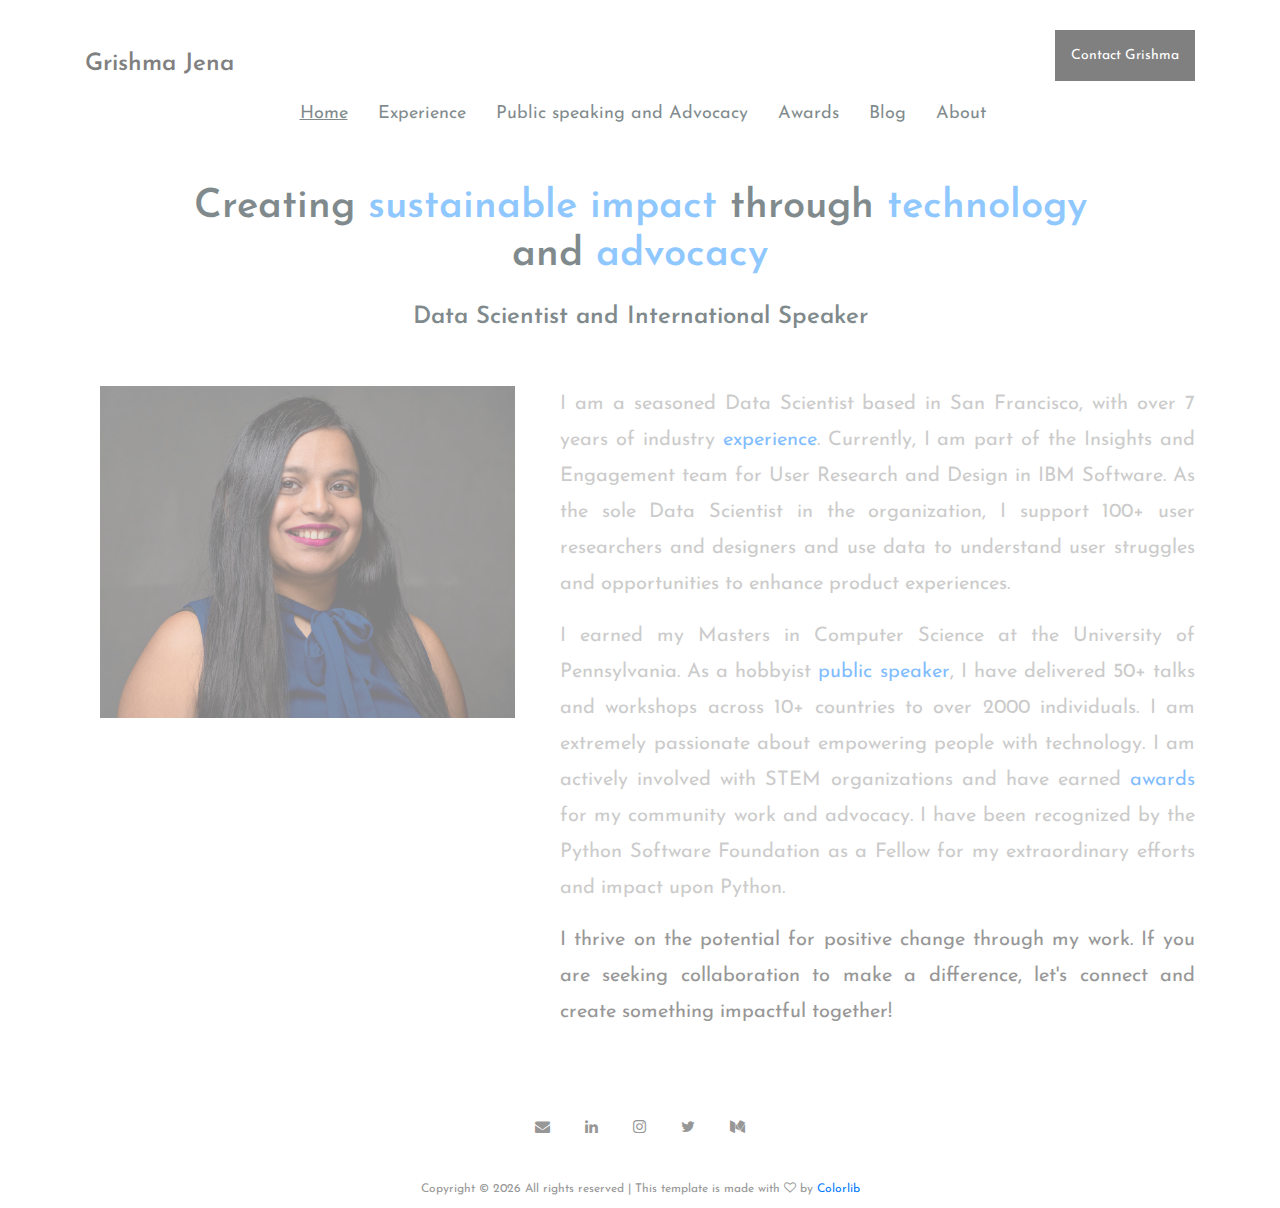
<file: index.html>
<!DOCTYPE html>
<html lang="en">

<head>
	<title>Grishma Jena</title>
	<meta charset="UTF-8">
	<meta name="description" content="Grishma Jena - personal website">
	<meta name="keywords" content="portfolio, grishma, jena, speaker, machine learning, conferences,
				       natural language processing, NLP, data science, data scientist, advocacy, USA, San Francisco">
	<meta name="viewport" content="width=device-width, initial-scale=1.0">
	<meta name="google-site-verification" content="inVY65XicaqjOyWDhMUjXBAe8rHwwRIM8NETh4j405Q" />

	<!-- Favicon -->
	<link href="img/favicon.ico" rel="shortcut icon" />

	<!-- Google Fonts -->
	<link href="https://fonts.googleapis.com/css?family=Josefin+Sans:400,400i,600,600i,700" rel="stylesheet">

	<!-- Stylesheets -->
	<link rel="stylesheet" href="css/bootstrap.min.css" />
	<link rel="stylesheet" href="css/font-awesome.min.css" />
	<link rel="stylesheet" href="css/magnific-popup.css" />
	<link rel="stylesheet" href="css/style.css" />
</head>

<!-- Google tag (gtag.js) -->
<script async src="https://www.googletagmanager.com/gtag/js?id=G-7QFYR55Q9G"></script>
<script>
	window.dataLayer = window.dataLayer || [];
	function gtag() { dataLayer.push(arguments); }
	gtag('js', new Date());

	gtag('config', 'G-7QFYR55Q9G');
</script>

<body>
	<!-- Page Preloder -->
	<div id="preloder">
		<div class="loader"></div>
	</div>

	<!-- header section start -->
	<header class="header-section">
		<div class="container">
			<div class="row">
				<div class="col-lg-4">
					<div class="logo">
						<h2 class="site-logo"><a href="index.html" style="color:black">Grishma Jena</a></h2>
					</div>
				</div>
				<div class="col-lg-8">
					<a href="contact.html" class="site-btn header-btn"> Contact Grishma </a>
				</div>
			</div>
			<nav class="main-menu">
				<div class="topnav-centered">
					<ul style="text-align: center">
						<li><a href="index.html"><u>Home</u></a></li>
						<li><a href="work.html"> Experience</a></li>
						<li><a href="speaking.html">Public speaking and Advocacy</a></li>
						<li><a href="awards.html">Awards</a></li>
						<li><a href="blog.html">Blog</a></li>
						<li><a href="about.html">About</a></li>
					</ul>
			    </div>
			</nav>
		</div>
		<div class="nav-switch">
			<i class="fa fa-bars"></i>
		</div>
	</header>
	<!-- header section end -->

	<!-- intro section start -->
	<section class="intro-section">
		<div class="container text-center">
			<div class="row">
				<div class="col-xl-10 offset-xl-1">
					<h2 class="section-title"> Creating <span> sustainable impact </span> through <span>
							technology</span> and <span> advocacy </span></h2>
					<br>
					<h4> Data Scientist and International Speaker </h4>
					<br>
				</div>
			</div>
		</div>
	</section>
	<!-- intro section end -->


	<!-- portfolio section start -->
	<div class="container text-left">
		<div class="row">
			<div class="col-lg-5 commeng">
				<img src="img/blog/headshot.jpg" class="col-lg-12">
			</div>
			<div class="col-lg-7">

				<p align="justify"> I am a seasoned Data Scientist based in San Francisco, with over 7 years of industry
					<a href="work.html"> experience</a>. Currently, I am part of the Insights and Engagement team for
					User Research and Design in IBM Software.
					As the sole Data Scientist in the organization, I support 100+ user researchers and designers and use
					data to understand user struggles and opportunities to enhance product experiences.
				</p>

				<p align="justify"> I earned my Masters in Computer Science at the University of Pennsylvania. As a
					hobbyist <a href="speaking.html">public speaker</a>, I have delivered 50+ talks and workshops across
					10+ countries to over 2000 individuals.
					I am extremely passionate about empowering people with technology. I am actively involved with STEM
					organizations and have earned <a href="awards.html">awards</a> for my community work and advocacy.
					I have been recognized by the Python Software Foundation as a Fellow for my extraordinary efforts
					and impact upon Python.

				<p align="justify"> I thrive on the potential for positive change through my work. If you are seeking
					collaboration to make a difference, let's connect and create something impactful together!</p>

			</div>
		</div>
	</div>
	</div>
	</section>
	<!-- portfolio section end -->


	<!-- footer section start -->
	<footer class="footer-section text-center">
		<div class="container">
			<div class="social-links">
				<a href="mailto:grishma.jena@gmail.com"><span class="fa fa-envelope"></span></a>
				<a href="https://www.linkedin.com/in/grishmajena/"><span class="fa fa-linkedin"></span></a>
				<a href="https://www.instagram.com/data_designtist/"><span class="fa fa-instagram"></span></a>
				<a href="https://twitter.com/DebateLover"><span class="fa fa-twitter"></span></a>
				<a href="https://medium.com/@grishma.jena"><span class="fa fa-medium"></span></a>
			</div>

			<div class="copyright">
				<!-- Link back to Colorlib can't be removed. Template is licensed under CC BY 3.0. -->
				Copyright &copy;
				<script>document.write(new Date().getFullYear());</script> All rights reserved | This template is made
				with <i class="fa fa-heart-o" aria-hidden="true"></i> by <a href="https://colorlib.com"
					target="_blank">Colorlib</a>
				<!-- Link back to Colorlib can't be removed. Template is licensed under CC BY 3.0. -->
			</div>
		</div>
	</footer>
	<!-- footer section end -->

	<!--====== Javascripts & Jquery ======-->
	<script src="js/jquery-2.1.4.min.js"></script>
	<script src="js/bootstrap.min.js"></script>
	<script src="js/mixitup.min.js"></script>
	<script src="js/magnific-popup.min.js"></script>
	<script src="js/main.js"></script>
</body>

</html>
</file>
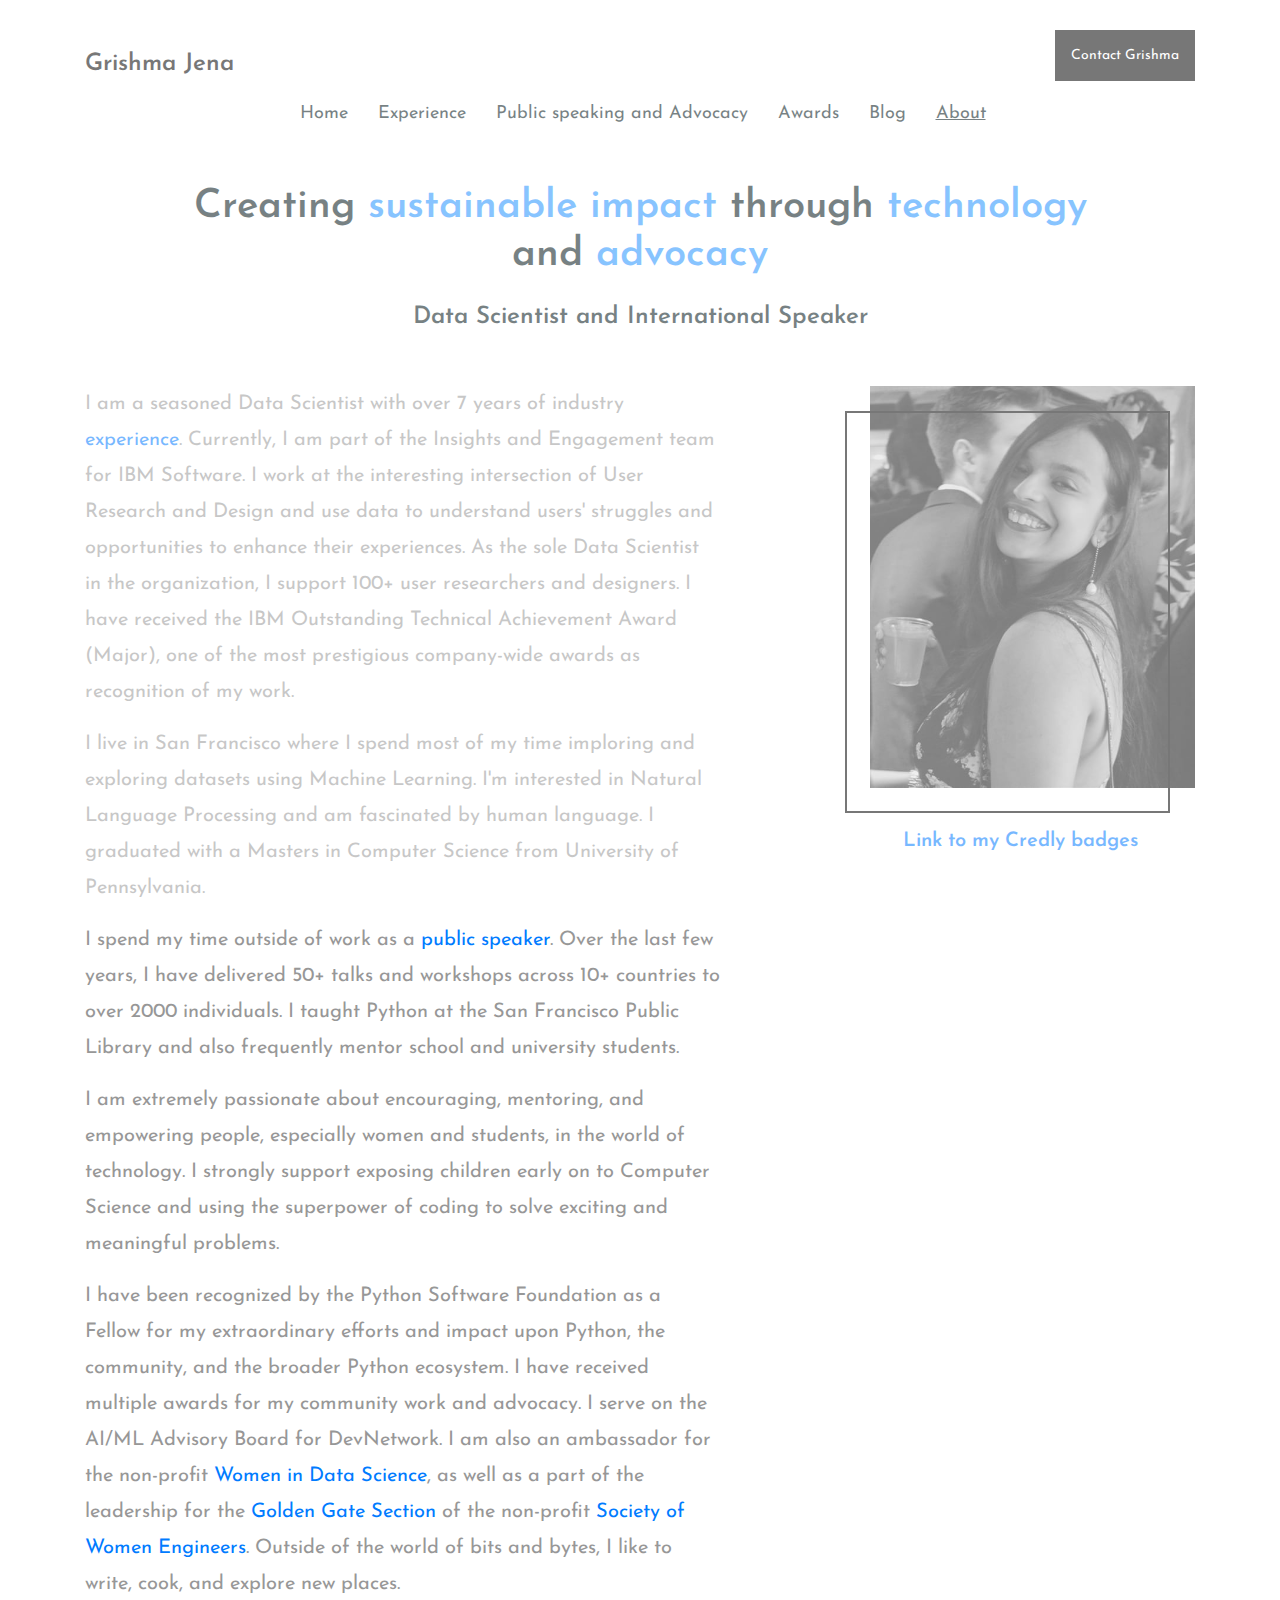
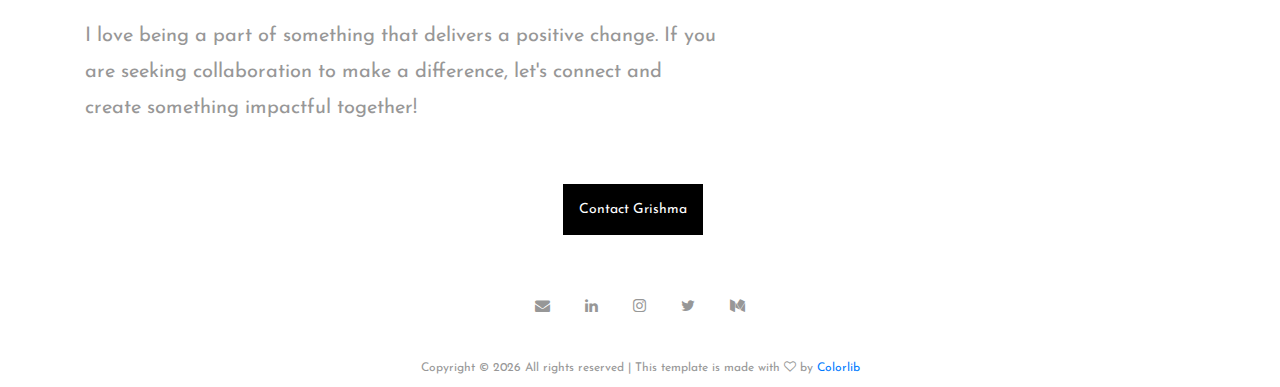
<file: about.html>
<!DOCTYPE html>
<html lang="en">

<head>
	<title>Grishma Jena</title>
	<meta charset="UTF-8">
	<meta name="description" content="Grishma Jena website">
	<meta name="keywords" content="portfolio, grishma, jena, speaker, machine learning, conferences,
				       natural language processing, NLP, data science, data scientist, advocacy, USA, San Francisco">
	<meta name="viewport" content="width=device-width, initial-scale=1.0">
	<!-- Favicon -->
	<link href="img/favicon.ico" rel="shortcut icon" />

	<!-- Google Fonts -->
	<link href="https://fonts.googleapis.com/css?family=Josefin+Sans:400,400i,600,600i,700" rel="stylesheet">

	<!-- Stylesheets -->
	<link rel="preload" href="css/bootstrap.min.css" as="style" onload="this.onload=null;this.rel='stylesheet'">
	<noscript>
		<link rel="stylesheet" href="styles.css">
	</noscript>

	<!-- <link rel="stylesheet" href="css/bootstrap.min.css"/ async> -->
	<link rel="stylesheet" href="css/font-awesome.min.css" />
	<link rel="stylesheet" href="css/style.css" />


</head>

<!-- Google tag (gtag.js) -->
<script async src="https://www.googletagmanager.com/gtag/js?id=G-7QFYR55Q9G"></script>
<script>
	window.dataLayer = window.dataLayer || [];
	function gtag() { dataLayer.push(arguments); }
	gtag('js', new Date());

	gtag('config', 'G-7QFYR55Q9G');
</script>

<body>
	<!-- Page Preloder -->
	<div id="preloder">
		<div class="loader"></div>
	</div>

	<!-- header section start -->
	<header class="header-section">
		<div class="container">
			<div class="row">
				<div class="col-lg-4">
					<div class="logo">
						<h2 class="site-logo"><a href="index.html" style="color:black">Grishma Jena</a></h2>
					</div>
				</div>
				<div class="col-lg-8">
					<a href="contact.html" class="site-btn header-btn"> Contact Grishma </a>
				</div>
			</div>
			<nav class="main-menu">
				<div class="topnav-centered">
					<ul style="text-align: center">
						<li><a href="index.html">Home</a></li>
						<li><a href="work.html"> Experience</a></li>
						<li><a href="speaking.html">Public speaking and Advocacy</a></li>
						<li><a href="awards.html">Awards</a></li>
						<li><a href="blog.html">Blog</a></li>
						<li><a href="about.html"><u>About</u></a></li>
					</ul>
				</div>
			</nav>
		</div>
		<div class="nav-switch">
			<i class="fa fa-bars"></i>
		</div>
	</header>
	<!-- header section end -->

	<!-- intro section start -->
	<section class="intro-section">
		<div class="container text-center">
			<div class="row">
				<div class="col-xl-10 offset-xl-1">
					<h2 class="section-title"> Creating <span> sustainable impact </span> through <span>
							technology</span> and <span> advocacy </span></h2>
					<br>
					<h4> Data Scientist and International Speaker </h4>
					<br>
				</div>
			</div>
		</div>
	</section>
	<!-- intro section end -->


	<!-- page section start -->
	<section class="page-section">
		<div class="container">
			<div class="row">
				<div class="col-lg-7">
					<p> I am a seasoned Data Scientist with over 7 years of industry <a href="work.html">experience</a>.
						Currently, I am part of the Insights and Engagement team for IBM Software. I work at the
						interesting intersection of User Research and Design and use data to
						understand users' struggles and opportunities to enhance their experiences. As the sole Data
						Scientist in the organization, I support 100+ user researchers and designers. I have received
						the IBM Outstanding Technical Achievement Award (Major), one of the most prestigious
						company-wide
						awards as recognition of my work.</p>

					<p> I live in San Francisco where I spend most of my time imploring and exploring datasets using
						Machine Learning. I'm interested in Natural Language Processing and am fascinated by human
						language. I graduated with a Masters in Computer Science from University of Pennsylvania. </p>

					<p> I spend my time outside of work as a <a href="speaking.html"> public speaker</a>. Over the last few
						years, I have delivered 50+ talks and workshops across 10+
						countries to over 2000 individuals. I taught Python at the San Francisco Public Library and
						also frequently mentor school and university students.</p>

					<p> I am extremely passionate about encouraging, mentoring, and empowering people, especially women
						and students, in the world of technology. I strongly support exposing children early on to
						Computer Science and using the superpower of coding to solve exciting and
						meaningful problems.

					<p> I have been recognized by the Python Software Foundation as a Fellow for my
						extraordinary efforts and impact upon Python, the community, and
						the broader Python ecosystem. I have received multiple awards for my community work and
						advocacy. I serve on the AI/ML Advisory Board for
						DevNetwork. I am also an ambassador for the non-profit <a href="https://www.widsworldwide.org/about/"> Women in Data Science</a>, as well as a part
						of the leadership for the <a href="https://ggs.swe.org/"> Golden Gate Section </a> of the non-profit <a href="https://swe.org/about-swe/"> Society of Women Engineers</a>.
						Outside of the world of bits and bytes, I like to write, cook, and explore
						new places. </p>

					<p> I love being a part of something that delivers a positive change. If you are seeking
						collaboration to make a difference, let's connect and create something
						impactful together! </p>


					<div class="row mt-5">
					</div>
				</div>
				<div class="col-lg-4 offset-lg-1">
					<figure class="pic-frame">
						<img src="img/about.jpg" alt="">
					</figure>

					<h5 align="center"> <a
							href="https://www.credly.com/users/grishma-jena/badges?sort=most_popular&page=1">Link to my
							Credly badges</a></h5>


				</div>
			</div>
		</div>
	</section>
	<!-- page section end -->

	<!-- footer section start -->
	<footer class="footer-section text-center">
		<div class="container">
			<a href="contact.html" class="site-btn"> Contact Grishma </a>
			<div class="social-links">
				<a href="mailto:grishma.jena@gmail.com"><span class="fa fa-envelope"></span></a>
				<a href="https://www.linkedin.com/in/grishmajena/"><span class="fa fa-linkedin"></span></a>
				<a href="https://www.instagram.com/data_designtist/"><span class="fa fa-instagram"></span></a>
				<a href="https://twitter.com/DebateLover"><span class="fa fa-twitter"></span></a>
				<a href="https://medium.com/@grishma.jena"><span class="fa fa-medium"></span></a>
			</div>
			<div class="copyright">
				<!-- Link back to Colorlib can't be removed. Template is licensed under CC BY 3.0. -->
				Copyright &copy;
				<script>document.write(new Date().getFullYear());</script> All rights reserved | This template is made
				with <i class="fa fa-heart-o" aria-hidden="true"></i> by <a href="https://colorlib.com"
					target="_blank">Colorlib</a>
				<!-- Link back to Colorlib can't be removed. Template is licensed under CC BY 3.0. -->
			</div>
		</div>
	</footer>
	<!-- footer section end -->


	<!--====== Javascripts & Jquery ======-->
	<script src="js/jquery-2.1.4.min.js"></script>
	<script src="js/bootstrap.min.js"></script>
	<script src="js/mixitup.min.js"></script>
	<script src="js/magnific-popup.min.js"></script>
	<script src="js/main.js"></script>
</body>

</html>
</file>
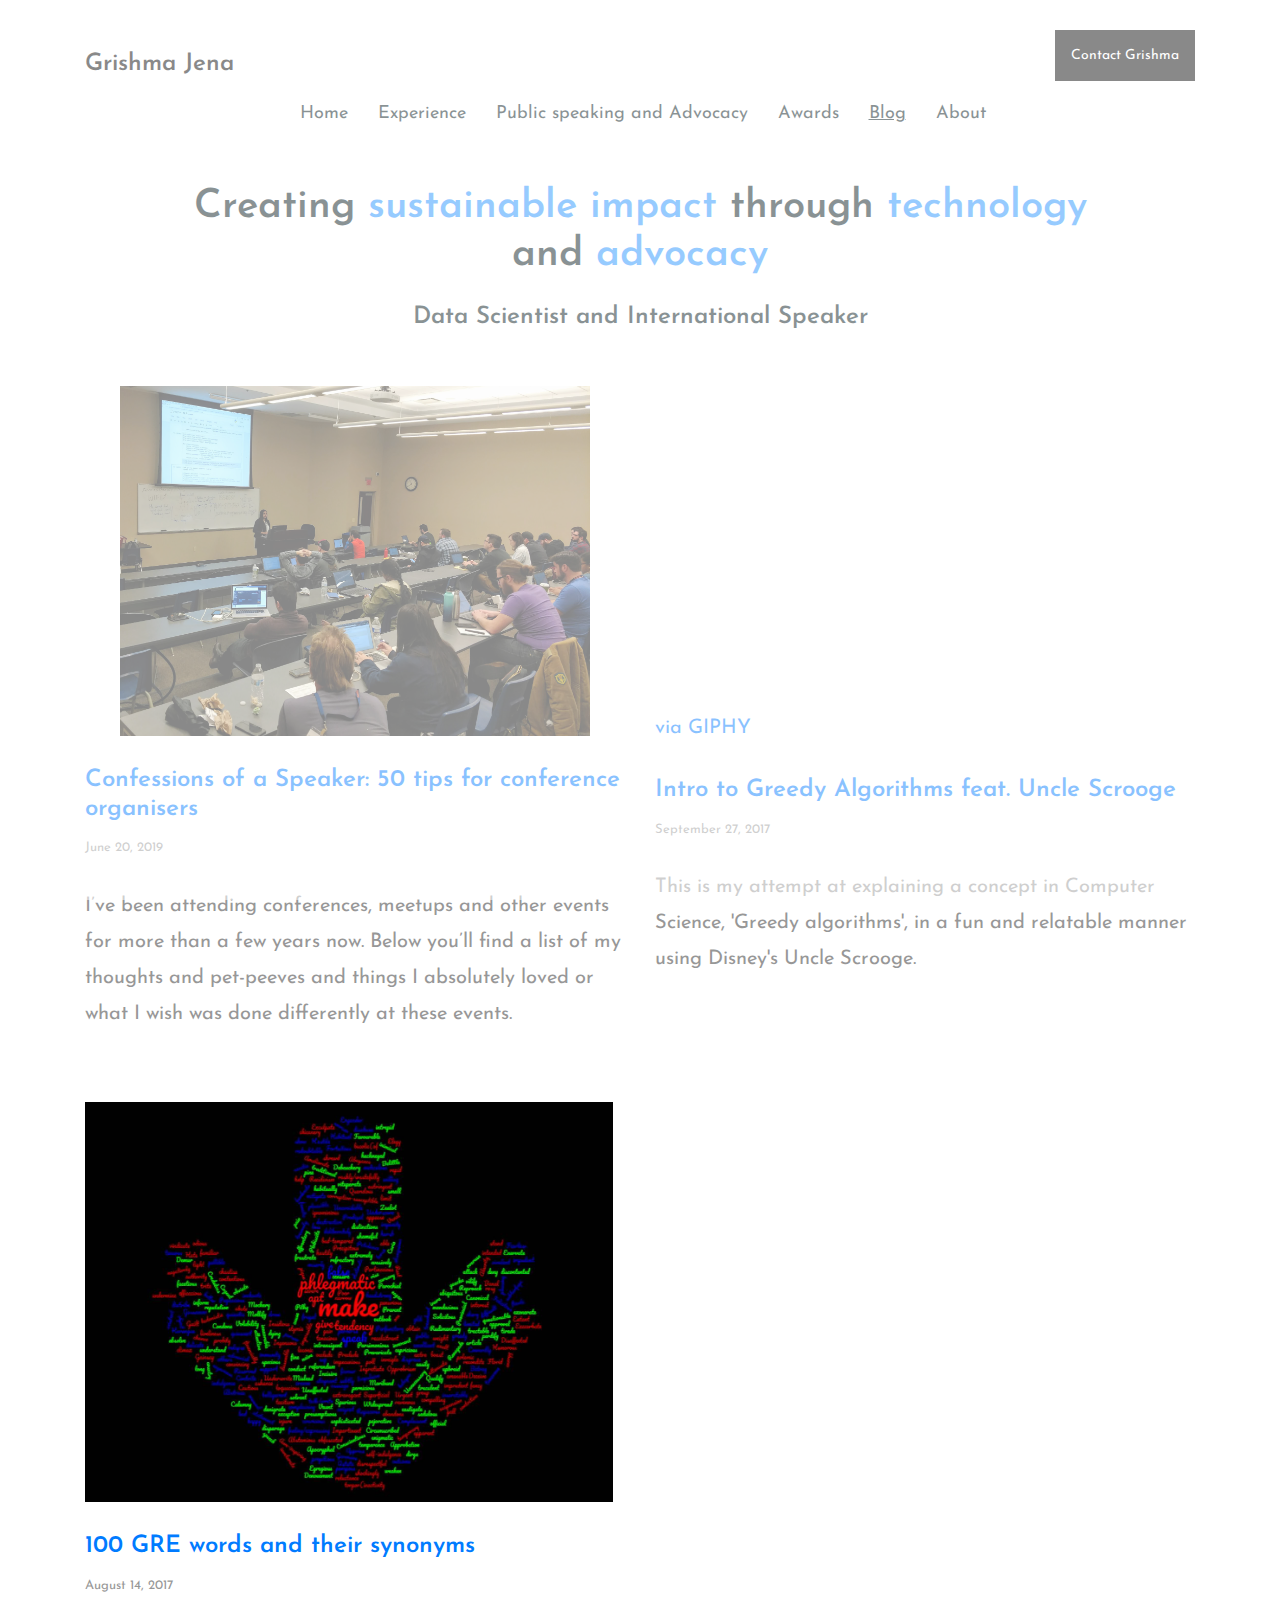
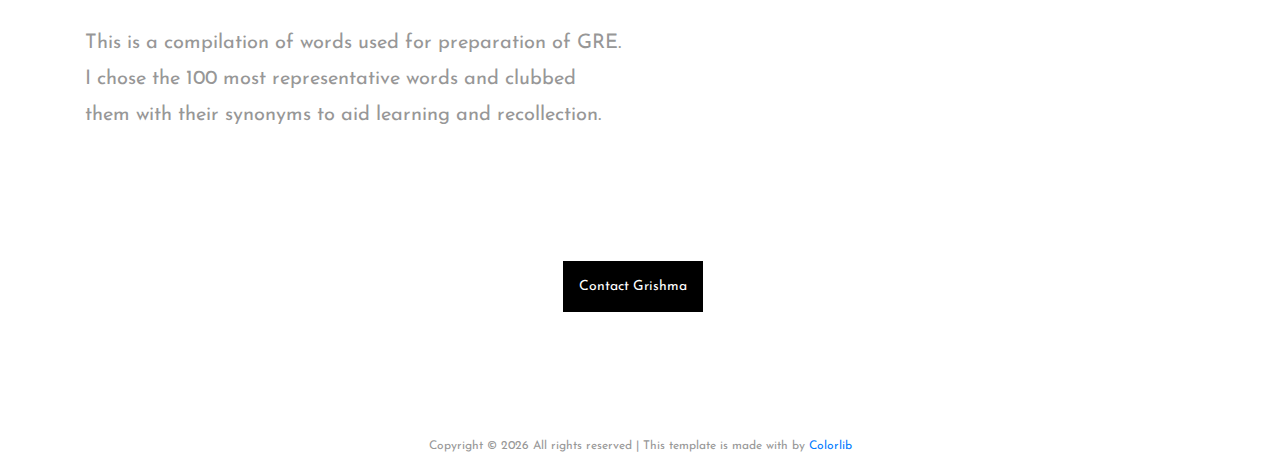
<file: blog.html>
<!DOCTYPE html>
<html lang="en">

<head>
	<title>Grishma Jena</title>
	<meta charset="UTF-8">
	<meta name="description" content="Riddle - Portfolio Template">
	<meta name="keywords" content="portfolio, grishma, jena, speaker, machine learning, conferences,
				       natural language processing, NLP, data science, data scientist, advocacy, USA, San Francisco">
	<meta name="viewport" content="width=device-width, initial-scale=1.0">

	<!-- Google Fonts -->
	<link href="https://fonts.googleapis.com/css?family=Josefin+Sans:400,400i,600,600i,700" rel="stylesheet">

	<!-- Stylesheets -->
	<link rel="stylesheet" href="css/bootstrap.min.css" />
	<!-- <link rel="stylesheet" href="css/font-awesome.min.css"/> -->
	<link rel="stylesheet" href="css/style.css" />

	<!-- <script>
  			(function(i,s,o,g,r,a,m){i['GoogleAnalyticsObject']=r;i[r]=i[r]||function(){
  				(i[r].q=i[r].q||[]).push(arguments)},i[r].l=1*new Date();a=s.createElement(o),
 				 m=s.getElementsByTagName(o)[0];a.async=1;a.src=g;m.parentNode.insertBefore(a,m)
 			 })(window,document,'script','https://www.google-analytics.com/analytics.js','ga');
 		 ga('create', 'UA-104641375-2', 'auto');
 		 ga('send', 'pageview');
	</script> -->


	<!--[if lt IE 9]>
	  <script src="https://oss.maxcdn.com/html5shiv/3.7.2/html5shiv.min.js"></script>
	  <script src="https://oss.maxcdn.com/respond/1.4.2/respond.min.js"></script>
	<![endif]-->

</head>

<!-- Google tag (gtag.js) -->
<script async src="https://www.googletagmanager.com/gtag/js?id=G-7QFYR55Q9G"></script>
<script>
	window.dataLayer = window.dataLayer || [];
	function gtag() { dataLayer.push(arguments); }
	gtag('js', new Date());

	gtag('config', 'G-7QFYR55Q9G');
</script>

<body>
	<!-- Page Preloder -->
	<div id="preloder">
		<div class="loader"></div>
	</div>

	<!-- header section start -->
	<header class="header-section">
		<div class="container">
			<div class="row">
				<div class="col-lg-4">
					<div class="logo">
						<h2 class="site-logo"><a href="index.html" style="color:black">Grishma Jena</a></h2>
					</div>
				</div>
				<div class="col-lg-8">
					<a href="contact.html" class="site-btn header-btn"> Contact Grishma </a>
				</div>
			</div>
			<nav class="main-menu">
				<div class="topnav-centered">
					<ul style="text-align: center">
						<li><a href="index.html">Home</a></li>
						<li><a href="work.html"> Experience</a></li>
						<li><a href="speaking.html">Public speaking and Advocacy</a></li>
						<li><a href="awards.html">Awards</a></li>
						<li><a href="blog.html"><u>Blog</u></a></li>
						<li><a href="about.html">About</a></li>
					</ul>
				</div>
			</nav>
		</div>
		<div class="nav-switch">
			<i class="fa fa-bars"></i>
		</div>
	</header>
	<!-- header section end -->

	<!-- intro section start -->
	<section class="intro-section">
		<div class="container text-center">
			<div class="row">
				<div class="col-xl-10 offset-xl-1">
					<h2 class="section-title"> Creating <span> sustainable impact </span> through <span>
							technology</span> and <span> advocacy </span></h2>
					<br>
					<h4> Data Scientist and International Speaker </h4>
					<br>
				</div>
			</div>
		</div>
	</section>
	<!-- intro section end -->

	<!-- page section start -->
	<div class="page-section">
		<div class="container">
			<!-- 			<h2> 2018 </h2>
			<br> -->
			<div class="row mb-5">
				<!-- blog item -->
				<div class="col-md-6">
					<div class="blog-item">
						<figure class="thumb">
							<center><img src="img/blog/speaker.jpg" alt="" height="350" width="470"></center>
						</figure>
						<article class="blog-content">
							<h2> <a href="conference_tips.html"> Confessions of a Speaker: 50 tips for conference
									organisers </a> </h2>
							<div class="blog-meta">June 20, 2019</div>
							<p> I’ve been attending conferences, meetups and other events for more than a few years now.
								Below you’ll find a list of my thoughts and pet-peeves and things I absolutely loved or
								what I wish was done differently at these events.</p>
							<!-- <a href="" class="read-more">Read More</a> -->
						</article>
					</div>
				</div>

				<!-- blog item -->
				<div class="col-md-6">
					<div class="blog-item">

						<figure class="thumb">
							<div style="width:100%;height:0;padding-bottom:60%;position:relative;"><iframe
									src="https://giphy.com/embed/U4b1wJrFHIpWw" width="100%" height="100%"
									style="position:absolute" frameBorder="0" class="giphy-embed"
									allowFullScreen></iframe></div>
							<p><a href="https://giphy.com/gifs/old-poor-lists-U4b1wJrFHIpWw">via GIPHY</a></p>
						</figure>
						</center>

						<article class="blog-content">
							<h2> <a
									href="https://medium.com/the-graph/uncle-scrooge-meets-greedy-algorithms-dfc80c33d7ac">
									Intro to Greedy Algorithms feat. Uncle Scrooge </a> </h2>
							<div class="blog-meta">September 27, 2017</div>
							<p> This is my attempt at explaining a concept in Computer Science, 'Greedy algorithms', in
								a fun and relatable manner using Disney's Uncle Scrooge. </p>
							<!-- <a href="https://medium.com/the-graph/uncle-scrooge-meets-greedy-algorithms-dfc80c33d7ac" class="read-more">Read More</a> -->
						</article>
					</div>
				</div>

				<!-- blog item -->
				<div class="col-md-6">
					<div class="blog-item">
						<figure class="thumb">
							<img src="img/blog/gre.jpg" height="400" alt="" align="center">
							<!-- h165 w300 -->
						</figure>
						<article class="blog-content">
							<h2> <a
									href="https://medium.com/@grishma.jena/100-gre-words-and-their-synonyms-cd01f5102476">
									100 GRE words and their synonyms </a> </h2>
							<div class="blog-meta">August 14, 2017</div>
							<p> This is a compilation of words used for preparation of GRE. I chose the 100 most
								representative words and clubbed them with their synonyms
								to aid learning and recollection. </p>
							<!-- <a href="https://medium.com/@grishma.jena/100-gre-words-and-their-synonyms-cd01f5102476" class="read-more">Read More</a> -->
						</article>
					</div>
				</div>


			</div>
			<!-- 			<div class="text-center pt-5">
				<button class="site-btn btn-fade">Load More</button>
			</div>
 -->
		</div>
	</div>
	<!-- page section end -->

	<!-- footer section start -->
	<footer class="footer-section text-center">
		<div class="container">
			<a href="contact.html" class="site-btn"> Contact Grishma </a>
			<div class="social-links">
				<a href="mailto:grishma.jena@gmail.com"><span class="fa fa-envelope"></span></a>
				<a href="https://www.linkedin.com/in/grishmajena/"><span class="fa fa-linkedin"></span></a>
				<a href="https://www.instagram.com/data_designtist/"><span class="fa fa-instagram"></span></a>
				<a href="https://twitter.com/DebateLover"><span class="fa fa-twitter"></span></a>
				<a href="https://medium.com/@grishma.jena"><span class="fa fa-medium"></span></a>
			</div>
			<div class="copyright">
				<!-- Link back to Colorlib can't be removed. Template is licensed under CC BY 3.0. -->
				Copyright &copy;
				<script>document.write(new Date().getFullYear());</script> All rights reserved | This template is made
				with <i class="fa fa-heart-o" aria-hidden="true"></i> by <a href="https://colorlib.com"
					target="_blank">Colorlib</a>
				<!-- Link back to Colorlib can't be removed. Template is licensed under CC BY 3.0. -->
			</div>
		</div>
	</footer>
	<!-- footer section end -->

	<!--====== Javascripts & Jquery ======-->
	<script src="js/jquery-2.1.4.min.js"></script>
	<script src="js/bootstrap.min.js"></script>
	<script src="js/mixitup.min.js"></script>
	<script src="js/magnific-popup.min.js"></script>
	<script src="js/main.js"></script>
</body>

</html>
</file>
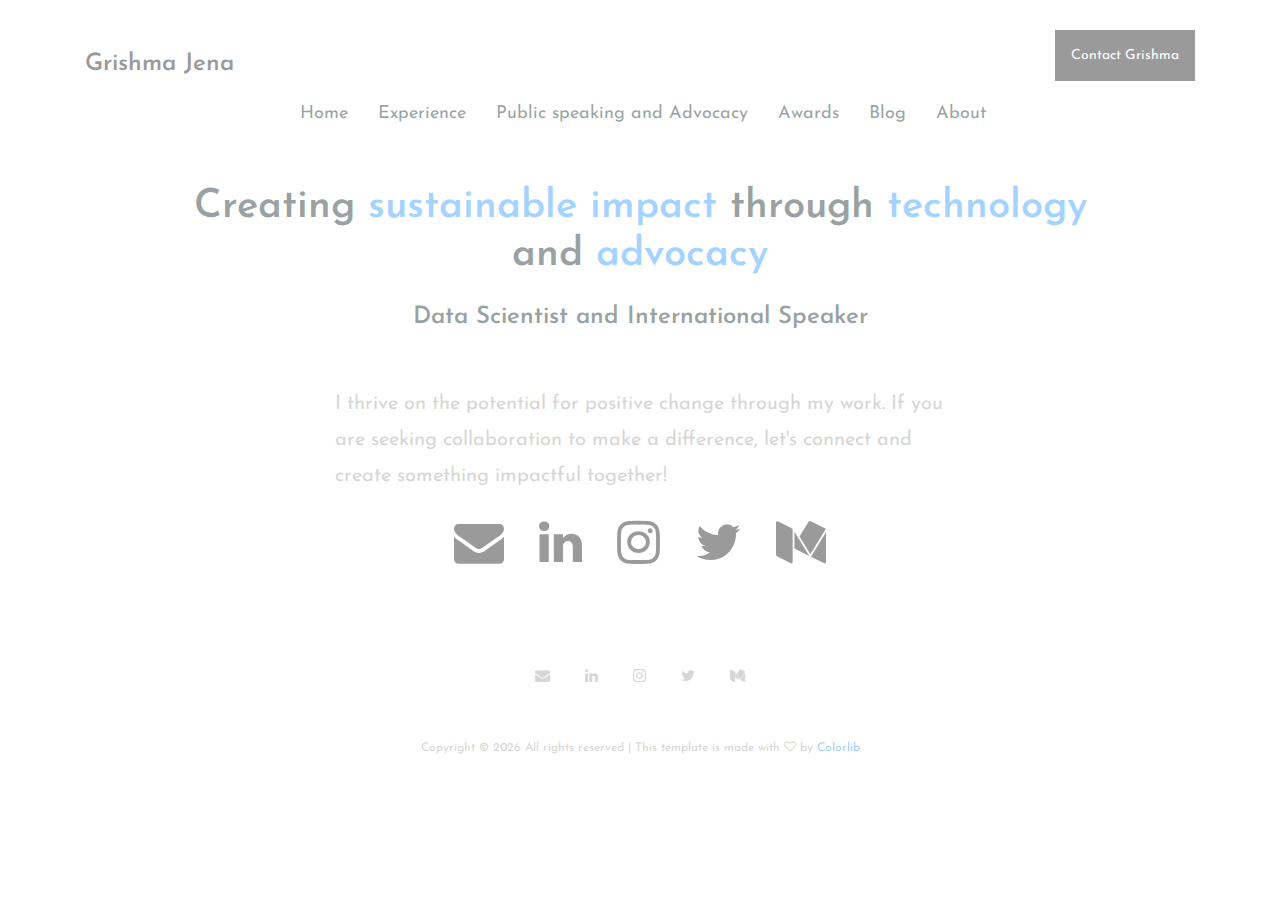
<file: contact.html>
<!DOCTYPE html>
<html lang="en">

<head>
	<title>Grishma Jena</title>
	<meta charset="UTF-8">
	<meta name="description" content="Grishma Jena - personal website">
	<meta name="keywords" content="portfolio, grishma, jena, speaker, machine learning, conferences,
				       natural language processing, NLP, data science, data scientist, advocacy, USA, San Francisco">
	<meta name="viewport" content="width=device-width, initial-scale=1.0">
	<!-- Favicon -->
	<link href="img/favicon.ico" rel="shortcut icon" />

	<!-- Google Fonts -->
	<link href="https://fonts.googleapis.com/css?family=Josefin+Sans:400,400i,600,600i,700" rel="stylesheet">

	<!-- Stylesheets -->
	<link rel="preload" href="css/bootstrap.min.css" as="style" onload="this.onload=null;this.rel='stylesheet'">
	<noscript>
		<link rel="stylesheet" href="styles.css">
	</noscript>

	<!-- <link rel="stylesheet" href="css/bootstrap.min.css"/ async> -->
	<link rel="stylesheet" href="css/font-awesome.min.css" / async>
	<link rel="stylesheet" href="css/magnific-popup.css" />
	<link rel="stylesheet" href="css/style.css" />
</head>

<!-- Google tag (gtag.js) -->
<script async src="https://www.googletagmanager.com/gtag/js?id=G-7QFYR55Q9G"></script>
<script>
	window.dataLayer = window.dataLayer || [];
	function gtag() { dataLayer.push(arguments); }
	gtag('js', new Date());

	gtag('config', 'G-7QFYR55Q9G');
</script>

<body>
	<!-- Page Preloder -->
	<div id="preloder">
		<div class="loader"></div>
	</div>

	<!-- header section start -->
	<header class="header-section">
		<div class="container">
			<div class="row">
				<div class="col-lg-4">
					<div class="logo">
						<h2 class="site-logo"><a href="index.html" style="color:black">Grishma Jena</a></h2>
					</div>
				</div>
				<div class="col-lg-8">
					<a href="contact.html" class="site-btn header-btn"> Contact Grishma </a>
				</div>
			</div>
			<nav class="main-menu">
				<div class="topnav-centered">
					<ul style="text-align: center">
						<li><a href="index.html">Home</a></li>
						<li><a href="work.html"> Experience</a></li>
						<li><a href="speaking.html">Public speaking and Advocacy</a></li>
						<li><a href="awards.html">Awards</a></li>
						<li><a href="blog.html">Blog</a></li>
						<li><a href="about.html">About</a></li>
					</ul>
				</div>
			</nav>
		</div>
		<div class="nav-switch">
			<i class="fa fa-bars"></i>
		</div>
	</header>
	<!-- header section end -->

	<!-- intro section start -->
	<section class="intro-section">
		<div class="container text-center">
			<div class="row">
				<div class="col-xl-10 offset-xl-1">
					<h2 class="section-title"> Creating <span> sustainable impact </span> through <span>
							technology</span> and <span> advocacy </span></h2>
					<br>
					<h4> Data Scientist and International Speaker </h4>
					<br>
				</div>
			</div>
		</div>
	</section>
	<!-- intro section end -->

	<!-- page section start -->
	<section class="page-section">
		<div class="col-lg-6 offset-lg-3">
			<p> I thrive on the potential for positive change through my work. If you are seeking collaboration to make
				a difference, let's connect and create something impactful together! </p>
		</div>
	</section>

	<div class="container text-center">
		<div class="contact-social-links">
			<a href="mailto:grishma.jena@gmail.com"><span class="fa fa-envelope"></span></a>
			<a href="https://www.linkedin.com/in/grishmajena/"><span class="fa fa-linkedin"></span></a>
			<a href="https://www.instagram.com/data_designtist/"><span class="fa fa-instagram"></span></a>
			<a href="https://twitter.com/DebateLover"><span class="fa fa-twitter"></span></a>
			<a href="https://medium.com/@grishma.jena"><span class="fa fa-medium"></span></a>
		</div>
	</div>

	<!-- page section start
	<section class="page-section">
		<div class="col-lg-6 offset-lg-3 contect-tect">
			<hr>
			<p> I thrive on the potential for positive change through my work. If you are seeking collaboration to make
				a difference, let's connect and create something impactful together! </p>
			<br>
			<h2>My speaking experience</h2>

			<p>I started with teaching Python at the San Francisco Public Library and have since then spoken at more
				than 25 different conferences and events across 3 countries, most of which have been in USA. You can
				find a snapshot of the talks and workshops I've delivered <a href="speaking.html">here</a>. I have
				spoken to attendees with varying backgrounds, from novices to seasoned developers, and from middle and
				high school students to adults. My sessions have been as small as 25 people and as large as 150 people
				for workshops and 400 people for talks. </p>

			<p> I once gave a talk (to my largest audience ever) wearing a tiara and sparkly clothes. The idea was
				inspired by <a href="https://twitter.com/texasmichelle/status/1190830795339882496"> this tweet </a> and
				was the brainchild of our brilliant track organizer, <a
					href="https://www.linkedin.com/in/michellecasbon"> Michelle Casbon</a>. All the track speakers wore
				sparkly clothes and tiaras because we wanted to show that one can be a scientist AND wear sparkly
				clothes! </p>

			<center>
				<a href="https://www.youracclaim.com/badges/4df4c46d-b1ab-46eb-9af6-6f33045a85f2"> <img
						src="img/speaker_badge.jpeg"> </a>
				<a href="https://www.youracclaim.com/badges/2cde56a4-3a0e-4336-a37d-c5df737e3fca"> <img
						src="img/teacher_badge.jpg"> </a>
			</center>

			<p>Public speaking is not a part of my job responsibilities. I do this purely out of my own love and
				interest for teaching
				and speaking. I especially enjoy encouraging women and youngsters in tech. I feel lucky to have an
				encouraging work environment and a strong support system to be able to pursue this passion outside of my
				day job.</p>
			<hr>
			<h2>Topics of interest</h2>
			<p>Some topics I have spoken about in the past and would love to do so in the future:
			<ul>
				<li> Exploring the vastness of Computer Science (a peek at various sub-fields)
				<li> Introduction to programming
				<li> Introduction to Python (Beginner and Intermediate)
				<li> Decoding Data Science
				<li> Data Science using Python
				<li> Natural Language Processing using Python
				<li> How Data Science can help User Experience Research
				<li> Data Science and Text Processing for User Experience Researchers
				<li> A day in the life of a Data Scientist
				<li> Organizing conferences: advice from a speaker
				<li> Speak out! How to get started with public speaking
				<li> My journey: how I got to where I am <a href="work.html">today</a>
				<li> Career talk (school and university students - test-taking, <a href="work.html"> hackathons</a>, <a
						href="work.html"> scholarships</a>, college, career paths, etc.)
			</ul>
			<p> This is by no means an exhaustive list. If you think I might be a good fit for something, let's talk!
			</p>
			<hr>
			<h2>What to expect</h2>
			<p>I like to explain things in an easy-to-understand format, drawing analogies from real-life. I always aim
				to include elements of humor in my talks so people can relate better to what I am saying and can retain
				the concepts for longer. I generally use Google Slides for my presentations. Workshops involve the use
				of browser-based or local tools installed on computers. </p>
			<p> Preparing the material takes weeks of work including research, writing, and creating code. I try to
				customize each session according to the target audience. Based on the opportunity, the speaking fee
				varies. At minimum, travel and accommodation are expected if the event is not local. If you aren't sure
				what you can offer, reach out to discuss more. Workshops are paid and depend on the topic, duration and
				number of attendees expected. </p> -->

			<div class="container text-center">
				<footer class="footer-section text-center">
					<div class="container">
						<!-- <a href="contact.html" class="site-btn"> Contact Grishma </a> -->
						<div class="social-links">
							<a href="mailto:grishma.jena@gmail.com"><span class="fa fa-envelope"></span></a>
							<a href="https://www.linkedin.com/in/grishmajena/"><span class="fa fa-linkedin"></span></a>
							<a href="https://www.instagram.com/data_designtist/"><span
									class="fa fa-instagram"></span></a>
							<a href="https://twitter.com/DebateLover"><span class="fa fa-twitter"></span></a>
							<a href="https://medium.com/@grishma.jena"><span class="fa fa-medium"></span></a>
						</div>
					</div>
	</section>
	<!-- page section end -->

	<!-- footer section start -->
	<footer class="footer-section text-center">
		<div class="container">

			<div class="copyright">
				<!-- Link back to Colorlib can't be removed. Template is licensed under CC BY 3.0. -->
				Copyright &copy;
				<script>document.write(new Date().getFullYear());</script> All rights reserved | This template is made
				with <i class="fa fa-heart-o" aria-hidden="true"></i> by <a href="https://colorlib.com"
					target="_blank">Colorlib</a>
				<!-- Link back to Colorlib can't be removed. Template is licensed under CC BY 3.0. -->
			</div>
		</div>
	</footer>
	<!-- footer section end -->


	<!--====== Javascripts & Jquery ======-->
	<script src="js/jquery-2.1.4.min.js"></script>
	<script src="js/bootstrap.min.js"></script>
	<script src="js/mixitup.min.js"></script>
	<script src="js/magnific-popup.min.js"></script>
	<script src="js/main.js"></script>
</body>

</html>
</file>
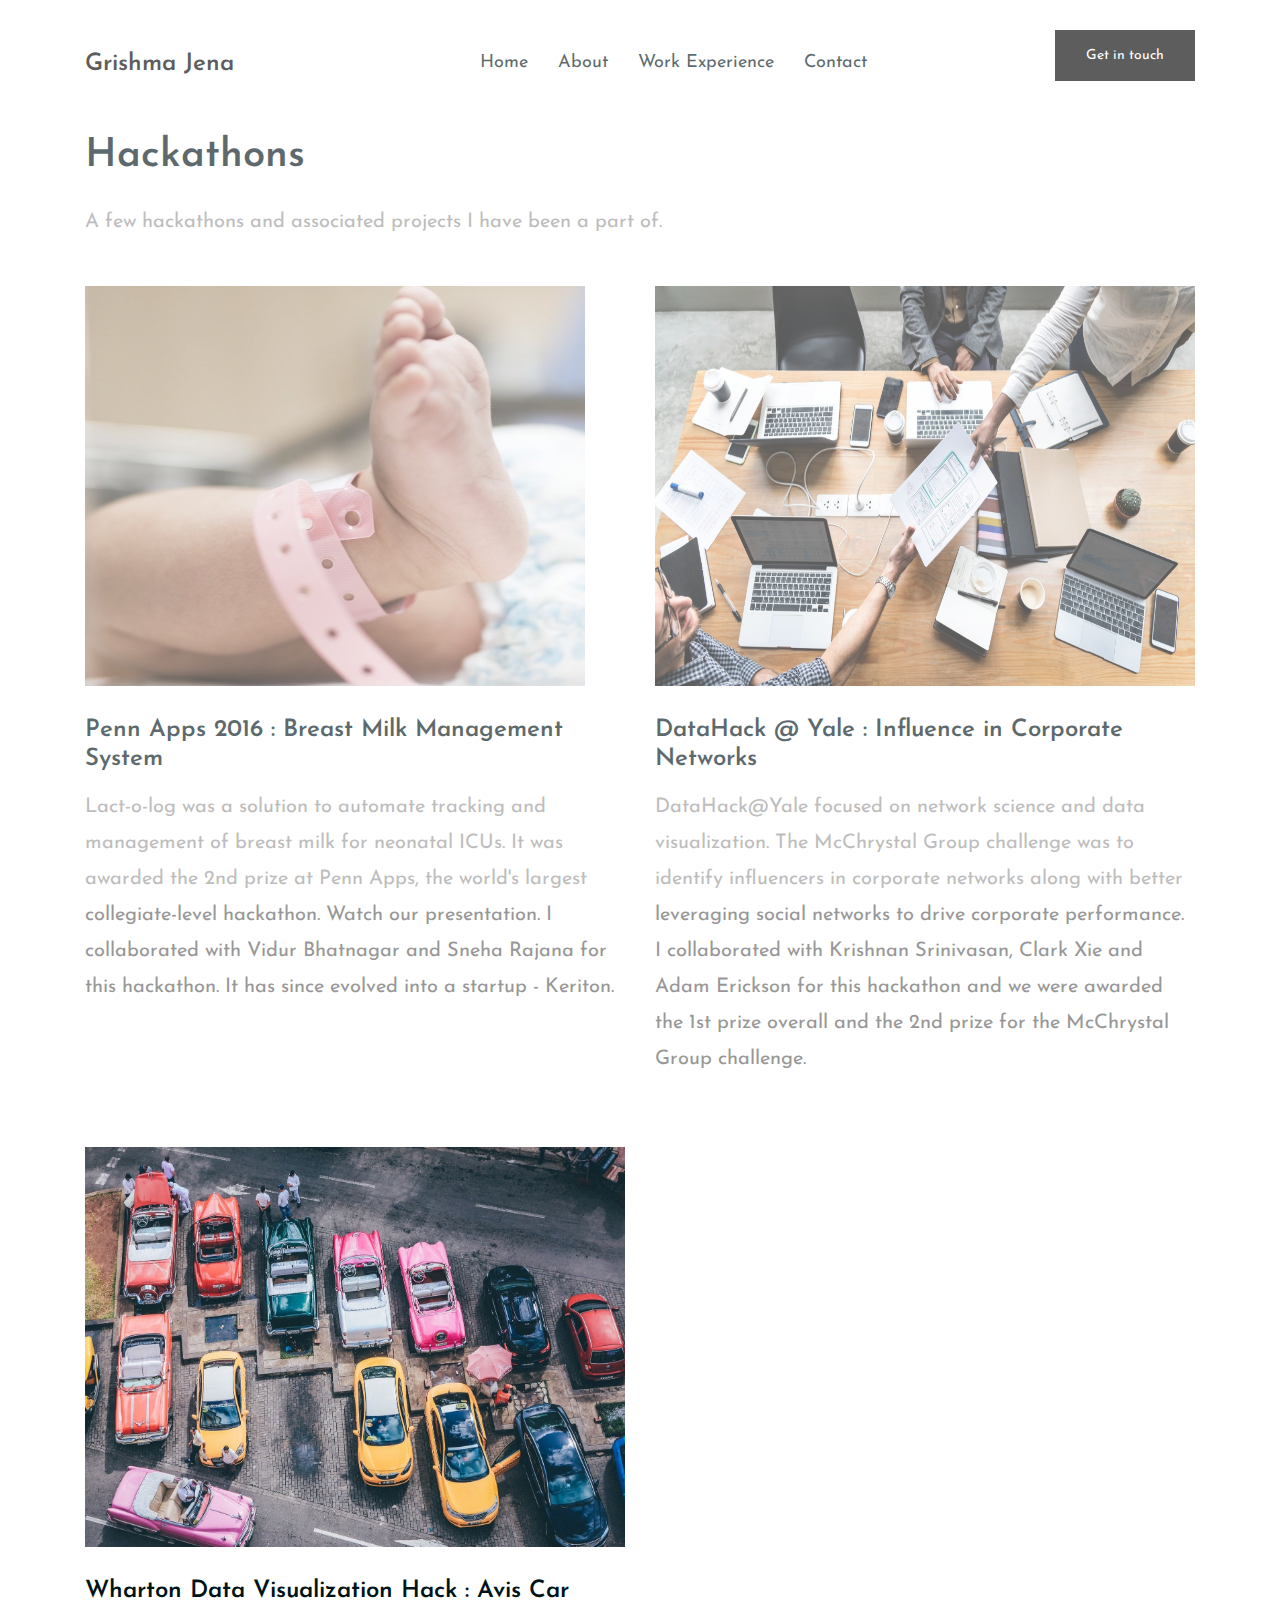
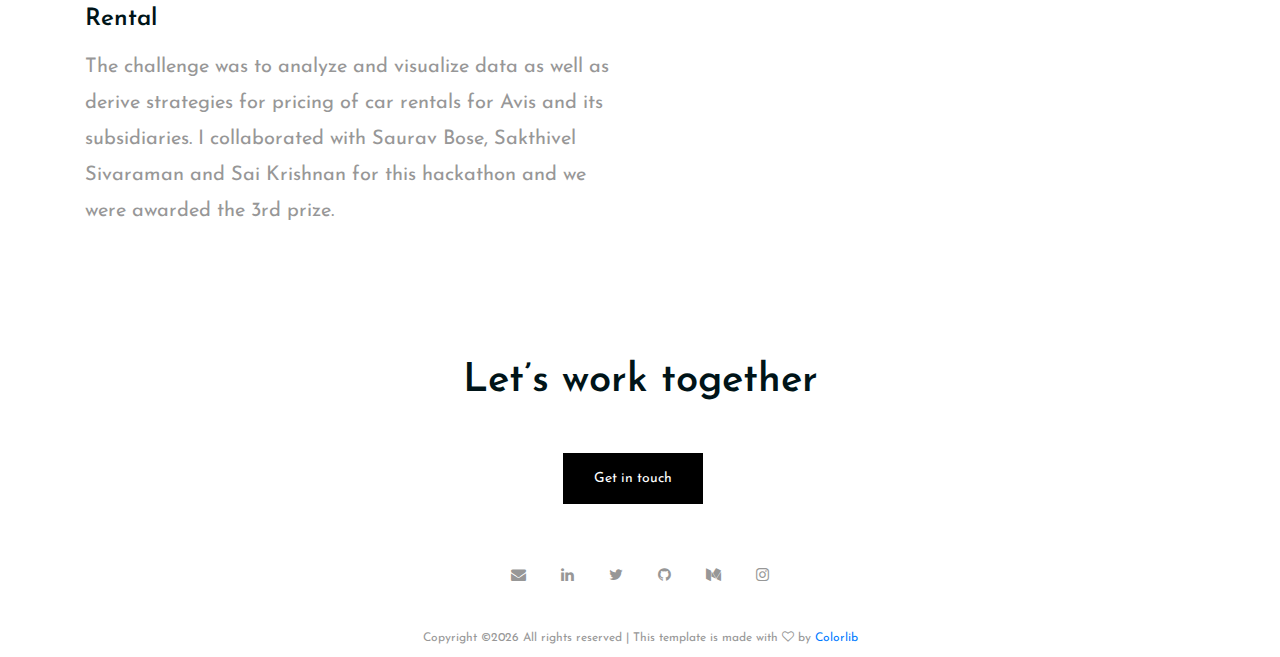
<file: hackathons.html>
<!DOCTYPE html>
<html lang="en">
<head>
	<title>Grishma Jena</title>
	<meta charset="UTF-8">
	<meta name="description" content="Grishma Jena - personal website">
	<meta name="keywords" content="portfolio, riddle, onepage, creative, html">
	<meta name="viewport" content="width=device-width, initial-scale=1.0">
	<!-- Favicon -->   
	<link href="img/favicon.ico" rel="shortcut icon"/>

	<!-- Google Fonts -->
	<link href="https://fonts.googleapis.com/css?family=Josefin+Sans:400,400i,600,600i,700" rel="stylesheet">

	<!-- Stylesheets -->
	<link rel="stylesheet" href="css/bootstrap.min.css"/>
	<link rel="stylesheet" href="css/font-awesome.min.css"/>
	<link rel="stylesheet" href="css/style.css"/>

	<script>
  			(function(i,s,o,g,r,a,m){i['GoogleAnalyticsObject']=r;i[r]=i[r]||function(){
  				(i[r].q=i[r].q||[]).push(arguments)},i[r].l=1*new Date();a=s.createElement(o),
 				 m=s.getElementsByTagName(o)[0];a.async=1;a.src=g;m.parentNode.insertBefore(a,m)
 			 })(window,document,'script','https://www.google-analytics.com/analytics.js','ga');
 		 ga('create', 'UA-104641375-2', 'auto');
 		 ga('send', 'pageview');
	</script>

	<!--[if lt IE 9]>
	  <script src="https://oss.maxcdn.com/html5shiv/3.7.2/html5shiv.min.js"></script>
	  <script src="https://oss.maxcdn.com/respond/1.4.2/respond.min.js"></script>
	<![endif]-->

</head>
<body>
	<!-- Page Preloder -->
	<div id="preloder">
		<div class="loader"></div>
	</div>
	
	<!-- header section start -->
	<header class="header-section">
		<div class="container">
			<div class="row">
				<div class="col-lg-4 col-md-3">
					<div class="logo">
						<h2 class="site-logo"><a href="index.html" style="color:black">Grishma Jena</a></h2>
					</div>
				</div>
				<div class="col-lg-8 col-md-9">
					<a href="" class="site-btn header-btn">Get in touch</a>
					<nav class="main-menu">
						<ul>
							<li><a href="index.html">Home</a></li>
							<li><a href="about.html">About</a></li>
							<li><a href="work.html">Work Experience</a></li>
							<li><a href="contact.html">Contact</a></li>
						</ul>
					</nav>
				</div>
			</div>
		</div>
		<div class="nav-switch">
			<i class="fa fa-bars"></i>
		</div>
	</header>
	<!-- header section end -->

	<!-- intro section start -->
	<section class="intro-section">
		<div class="container">
			<div class="row">
				<div class="col-12">
					<h2 class="section-title">Hackathons</h2>
					<br>					
				</div>
			</div>
			<p> A few hackathons and associated projects I have been a part of. </p>
		</div>
	</section>
	<!-- intro section end -->


	<!-- page section start -->
	<div class="page-section">
		<div class="container">
<!-- 			<h2> 2018 </h2>
			<br> -->
			<div class="row mb-5">
								<!-- blog item -->
				<div class="col-md-6">
					<div class="blog-item">
						<figure class="thumb">
							<img src="img/blog/baby.jpeg" height="400" width="500" alt="">
						</figure>
						<article class="blog-content">
							<h2>Penn Apps 2016 : Breast Milk Management System</h2>
							<!-- <div class="blog-meta">September 20, 2018</div> -->
							<p>Lact-o-log was a solution to automate tracking and management of breast milk for neonatal ICUs. It was awarded the 2nd prize at Penn Apps, the world's largest collegiate-level hackathon. Watch our presentation. I collaborated with Vidur Bhatnagar and Sneha Rajana for this hackathon. It has since evolved into a startup - Keriton.</p>
						</article>
					</div>
				</div>

				<!-- blog item -->
				<div class="col-md-6">
					<div class="blog-item">
						<figure class="thumb">
							<img src="img/blog/corporate.jpeg" height="400" alt="" align="center"> 
							<!-- h165 w300 -->
						</figure>
						<article class="blog-content">
							<h2>DataHack @ Yale : Influence in Corporate Networks</h2>
							<!-- <div class="blog-meta">September 14, 2018</div> -->
							<p> DataHack@Yale focused on network science and data visualization. The McChrystal Group challenge was to identify influencers in corporate networks along with better leveraging social networks to drive corporate performance. I collaborated with Krishnan Srinivasan, Clark Xie and Adam Erickson for this hackathon and we were awarded the 1st prize overall and the 2nd prize for the McChrystal Group challenge. </p>
						</article>
					</div>
				</div>

				<!-- blog item -->
				<div class="col-md-6">
					<div class="blog-item">
						<figure class="thumb">
							<img src="img/blog/car.jpeg" height="400" alt="" align="center">
						</figure>
						<article class="blog-content">
							<h2>Wharton Data Visualization Hack : Avis Car Rental</h2>
							<!-- <div class="blog-meta"></div> -->
							<p>The challenge was to analyze and visualize data as well as derive strategies for pricing of car rentals for Avis and its subsidiaries. I collaborated with Saurav Bose, Sakthivel Sivaraman and Sai Krishnan for this hackathon and we were awarded the 3rd prize. </p>
						</article>
					</div>
				</div>
			</div>
<!-- 			<div class="text-center pt-5">
				<button class="site-btn btn-fade">Load More</button>
			</div>
 -->		</div>
	</div>
	<!-- page section end -->

	<!-- footer section start -->
	<footer class="footer-section text-center">
		<div class="container">
			<h2 class="section-title mb-5">Let’s work together</h2>
			<!-- <p> If you have a speaking opportunity for me, please reach out. </p> -->
			<a href="contact.html" class="site-btn">Get in touch</a>
			<div class="social-links">
				<a href="mailto:grishma.jena@gmail.com"><span class="fa fa-envelope"></span></a>
				<a href="https://www.linkedin.com/in/grishmajena/"><span class="fa fa-linkedin"></span></a>
				<a href="https://twitter.com/DebateLover"><span class="fa fa-twitter"></span></a>
				<a href="https://github.com/GJena"><span class="fa fa-github"></span></a>
				<a href="https://medium.com/@grishma.jena"><span class="fa fa-medium"></span></a>
				<a href="https://www.instagram.com/noworryculinary/"><span class="fa fa-instagram"></span></a>
			</div>
			<div class="copyright"><!-- Link back to Colorlib can't be removed. Template is licensed under CC BY 3.0. -->
Copyright &copy;<script>document.write(new Date().getFullYear());</script> All rights reserved | This template is made with <i class="fa fa-heart-o" aria-hidden="true"></i> by <a href="https://colorlib.com" target="_blank">Colorlib</a>
<!-- Link back to Colorlib can't be removed. Template is licensed under CC BY 3.0. -->
</div>
		</div>
	</footer>
	<!-- footer section end -->



	<!--====== Javascripts & Jquery ======-->
	<script src="js/jquery-2.1.4.min.js"></script>
	<script src="js/bootstrap.min.js"></script>
	<script src="js/mixitup.min.js"></script>
	<script src="js/magnific-popup.min.js"></script>
	<script src="js/main.js"></script>
</body>
</html>
</file>
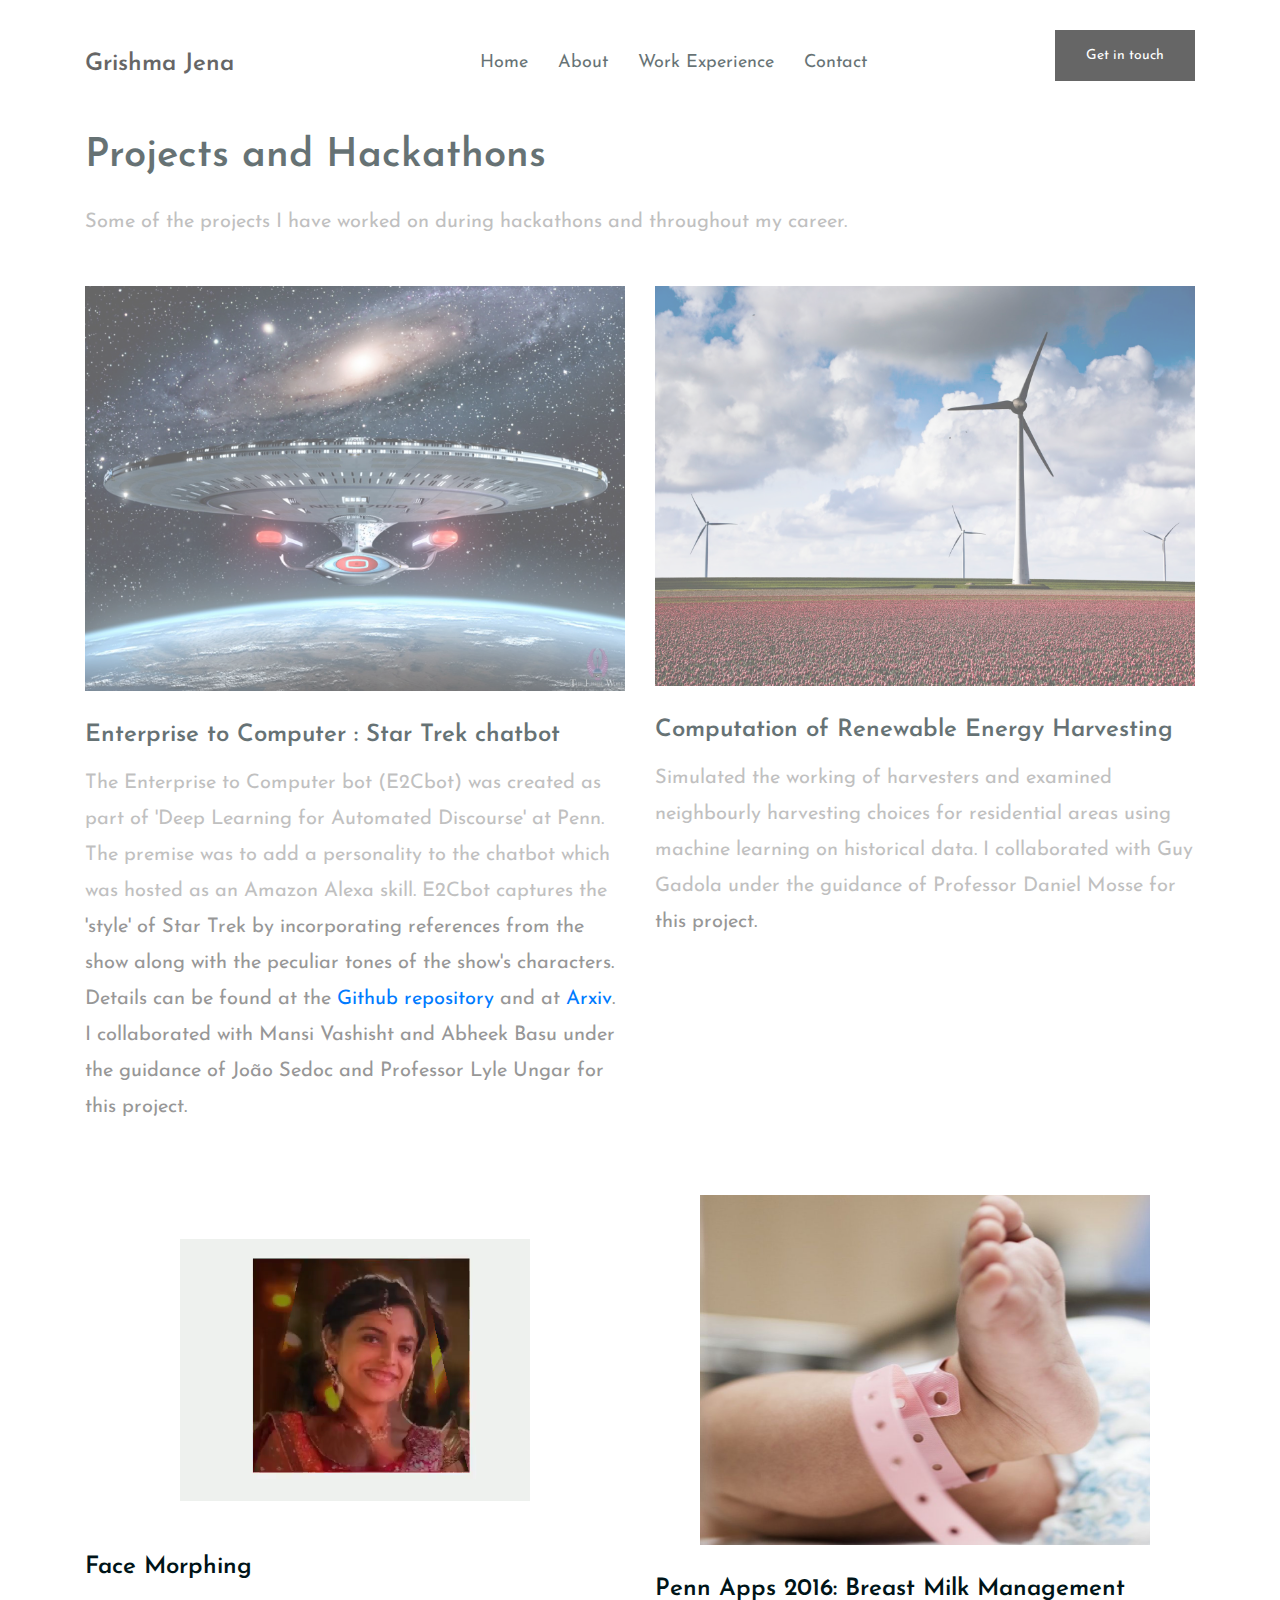
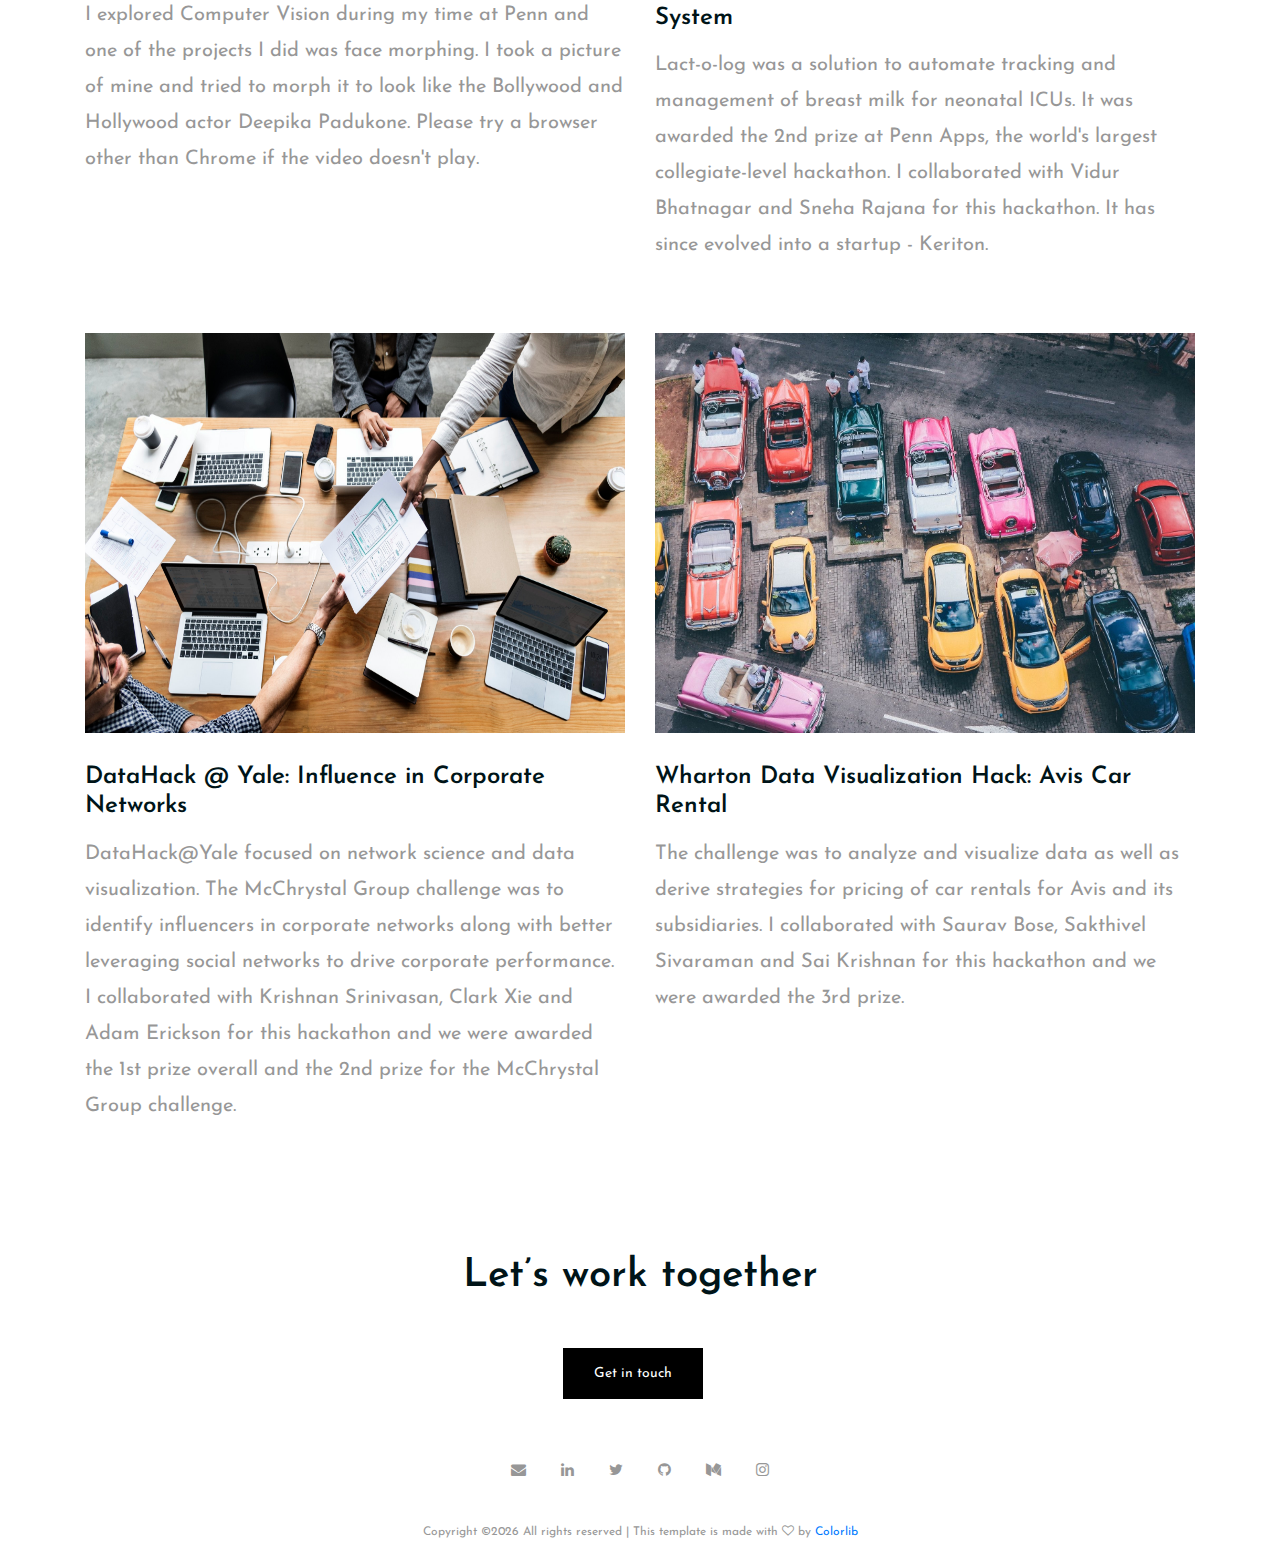
<file: projects.html>
<!DOCTYPE html>
<html lang="en">
<head>
	<title>Grishma Jena</title>
	<meta charset="UTF-8">
	<meta name="description" content="Riddle - Portfolio Template">
	<meta name="keywords" content="portfolio, riddle, onepage, creative, html">
	<meta name="viewport" content="width=device-width, initial-scale=1.0">
	<!-- Favicon -->   
	<link href="img/favicon.ico" rel="shortcut icon"/>

	<!-- Google Fonts -->
	<link href="https://fonts.googleapis.com/css?family=Josefin+Sans:400,400i,600,600i,700" rel="stylesheet">

	<!-- Stylesheets -->
	<link rel="stylesheet" href="css/bootstrap.min.css"/>
	<link rel="stylesheet" href="css/font-awesome.min.css"/>
	<link rel="stylesheet" href="css/style.css"/>


	<!--[if lt IE 9]>
	  <script src="https://oss.maxcdn.com/html5shiv/3.7.2/html5shiv.min.js"></script>
	  <script src="https://oss.maxcdn.com/respond/1.4.2/respond.min.js"></script>
	<![endif]-->

</head>

<!-- Google tag (gtag.js) -->
<script async src="https://www.googletagmanager.com/gtag/js?id=G-7QFYR55Q9G"></script>
<script>
	window.dataLayer = window.dataLayer || [];
	function gtag(){dataLayer.push(arguments);}
	gtag('js', new Date());

	gtag('config', 'G-7QFYR55Q9G');
</script>

<body>
	<!-- Page Preloder -->
	<div id="preloder">
		<div class="loader"></div>
	</div>
	
	<!-- header section start -->
	<header class="header-section">
		<div class="container">
			<div class="row">
				<div class="col-lg-4 col-md-3">
					<div class="logo">
						<h2 class="site-logo"><a href="index.html" style="color:black">Grishma Jena</a></h2>
					</div>
				</div>
				<div class="col-lg-8 col-md-9">
					<a href="" class="site-btn header-btn">Get in touch</a>
					<nav class="main-menu">
						<ul>
							<li><a href="index.html">Home</a></li>
							<li><a href="about.html">About</a></li>
							<li><a href="work.html">Work Experience</a></li>
							<li><a href="contact.html">Contact</a></li>
						</ul>
					</nav>
				</div>
			</div>
		</div>
		<div class="nav-switch">
			<i class="fa fa-bars"></i>
		</div>
	</header>
	<!-- header section end -->

	<!-- intro section start -->
	<section class="intro-section">
		<div class="container">
			<div class="row">
				<div class="col-12">
					<h2 class="section-title">Projects and Hackathons</h2>
					<br>					
				</div>
			</div>
			<p> Some of the projects I have worked on during hackathons and throughout my career. </p>
		</div>
	</section>
	<!-- intro section end -->


	<!-- page section start -->
	<div class="page-section">
		<div class="container">
<!-- 			<h2> 2018 </h2>
			<br> -->
			<div class="row mb-5">
								<!-- blog item -->
				<div class="col-md-6">
					<div class="blog-item">
						<figure class="thumb">
							<img src="img/blog/star_trek.jpg" alt="">
						</figure>
						<article class="blog-content">
							<h2>Enterprise to Computer : Star Trek chatbot</h2>
							<!-- <div class="blog-meta">September 20, 2018</div> -->
							<p> The Enterprise to Computer bot (E2Cbot) was created as part of 'Deep Learning for Automated Discourse' at Penn. The premise was to add a personality to the chatbot which was hosted as an Amazon Alexa skill. E2Cbot captures the 'style' of Star Trek by incorporating references from the show along with the peculiar tones of the show's characters. Details can be found at the 
								<a href="https://github.com/GJena/E2Cbot"> Github repository</a> and at <a href="https://arxiv.org/abs/1708.00818">Arxiv</a>. I collaborated with Mansi Vashisht and Abheek Basu under the guidance of João Sedoc and Professor Lyle Ungar for this project.</p>
						</article>
					</div>
				</div>

				<!-- blog item -->
				<div class="col-md-6">
					<div class="blog-item">
						<figure class="thumb">
							<img src="img/blog/wind.jpeg" height="400"  alt="" align="center"> 
							<!-- h165 w300 -->
						</figure>
						<article class="blog-content">
							<h2>Computation of Renewable Energy Harvesting</h2>
							<!-- <div class="blog-meta">September 14, 2018</div> -->
							<p> Simulated the working of harvesters and examined neighbourly harvesting choices for residential areas using machine learning on historical data. I collaborated with Guy Gadola under the guidance of Professor Daniel Mosse for this project. </p>
						</article>
					</div>
				</div>

				<!-- blog item -->
				<div class="col-md-6">
					<div class="blog-item">
						<!-- <figure class="thumb">
							<video width="533" height="400" autoplay loop> <source src="img/blog/video.mp4" type="video/mp4"> </video>
								<img src="img/blog/video.gif" border="0">
						</figure> -->

						<center> <video autoplay muted loop width="350" height="350">
					  		<source src="img/blog/video.mp4" type="video/mp4">
					  		Your browser does not support HTML5 video.
						</video> </center>

						<article class="blog-content">
							<h2>Face Morphing</h2>
							<!-- <div class="blog-meta"></div> -->
							<p> I explored Computer Vision during my time at Penn and one of the projects I did was face morphing. I took a picture of mine and tried to morph it to look like the Bollywood and Hollywood actor Deepika Padukone. Please try a browser other than Chrome if the video doesn't play. </p>
						</article>
					</div>
				</div>

				<div class="col-md-6">
					<div class="blog-item">
						<figure class="thumb">
							<center> <img src="img/blog/baby.jpeg" height="350" width="450" alt=""> </center>
						</figure>
						<article class="blog-content">
							<h2>Penn Apps 2016: Breast Milk Management System</h2>
							<!-- <div class="blog-meta">September 20, 2018</div> -->
							<p>Lact-o-log was a solution to automate tracking and management of breast milk for neonatal ICUs. It was awarded the 2nd prize at Penn Apps, the world's largest collegiate-level hackathon. I collaborated with Vidur Bhatnagar and Sneha Rajana for this hackathon. It has since evolved into a startup - Keriton.</p>
						</article>
					</div>
				</div>

				<!-- blog item -->
				<div class="col-md-6">
					<div class="blog-item">
						<figure class="thumb">
							<img src="img/blog/corporate.jpeg" height="400" alt="" align="center"> 
							<!-- h165 w300 -->
						</figure>
						<article class="blog-content">
							<h2>DataHack @ Yale: Influence in Corporate Networks</h2>
							<!-- <div class="blog-meta">September 14, 2018</div> -->
							<p> DataHack@Yale focused on network science and data visualization. The McChrystal Group challenge was to identify influencers in corporate networks along with better leveraging social networks to drive corporate performance. I collaborated with Krishnan Srinivasan, Clark Xie and Adam Erickson for this hackathon and we were awarded the 1st prize overall and the 2nd prize for the McChrystal Group challenge. </p>
						</article>
					</div>
				</div>

				<!-- blog item -->
				<div class="col-md-6">
					<div class="blog-item">
						<figure class="thumb">
							<img src="img/blog/car.jpeg" height="400" alt="" align="center">
						</figure>
						<article class="blog-content">
							<h2>Wharton Data Visualization Hack: Avis Car Rental</h2>
							<!-- <div class="blog-meta"></div> -->
							<p>The challenge was to analyze and visualize data as well as derive strategies for pricing of car rentals for Avis and its subsidiaries. I collaborated with Saurav Bose, Sakthivel Sivaraman and Sai Krishnan for this hackathon and we were awarded the 3rd prize. </p>
						</article>
					</div>
				</div>

			</div>
<!-- 			<div class="text-center pt-5">
				<button class="site-btn btn-fade">Load More</button>
			</div>
 -->		</div>
	</div>
	<!-- page section end -->

	<!-- footer section start -->
	<footer class="footer-section text-center">
		<div class="container">
			<h2 class="section-title mb-5">Let’s work together</h2>
			<!-- <p> If you have a speaking opportunity for me, please reach out. </p> -->
			<a href="contact.html" class="site-btn">Get in touch</a>
			<div class="social-links">
				<a href="mailto:grishma.jena@gmail.com"><span class="fa fa-envelope"></span></a>
				<a href="https://www.linkedin.com/in/grishmajena/"><span class="fa fa-linkedin"></span></a>
				<a href="https://twitter.com/DebateLover"><span class="fa fa-twitter"></span></a>
				<a href="https://github.com/GJena"><span class="fa fa-github"></span></a>
				<a href="https://medium.com/@grishma.jena"><span class="fa fa-medium"></span></a>
				<a href="https://www.instagram.com/data_designtist/"><span class="fa fa-instagram"></span></a>
			</div>
			<div class="copyright"><!-- Link back to Colorlib can't be removed. Template is licensed under CC BY 3.0. -->
Copyright &copy;<script>document.write(new Date().getFullYear());</script> All rights reserved | This template is made with <i class="fa fa-heart-o" aria-hidden="true"></i> by <a href="https://colorlib.com" target="_blank">Colorlib</a>
<!-- Link back to Colorlib can't be removed. Template is licensed under CC BY 3.0. -->
</div>
		</div>
	</footer>
	<!-- footer section end -->



	<!--====== Javascripts & Jquery ======-->
	<script src="js/jquery-2.1.4.min.js"></script>
	<script src="js/bootstrap.min.js"></script>
	<script src="js/mixitup.min.js"></script>
	<script src="js/magnific-popup.min.js"></script>
	<script src="js/main.js"></script>
</body>
</html>
</file>
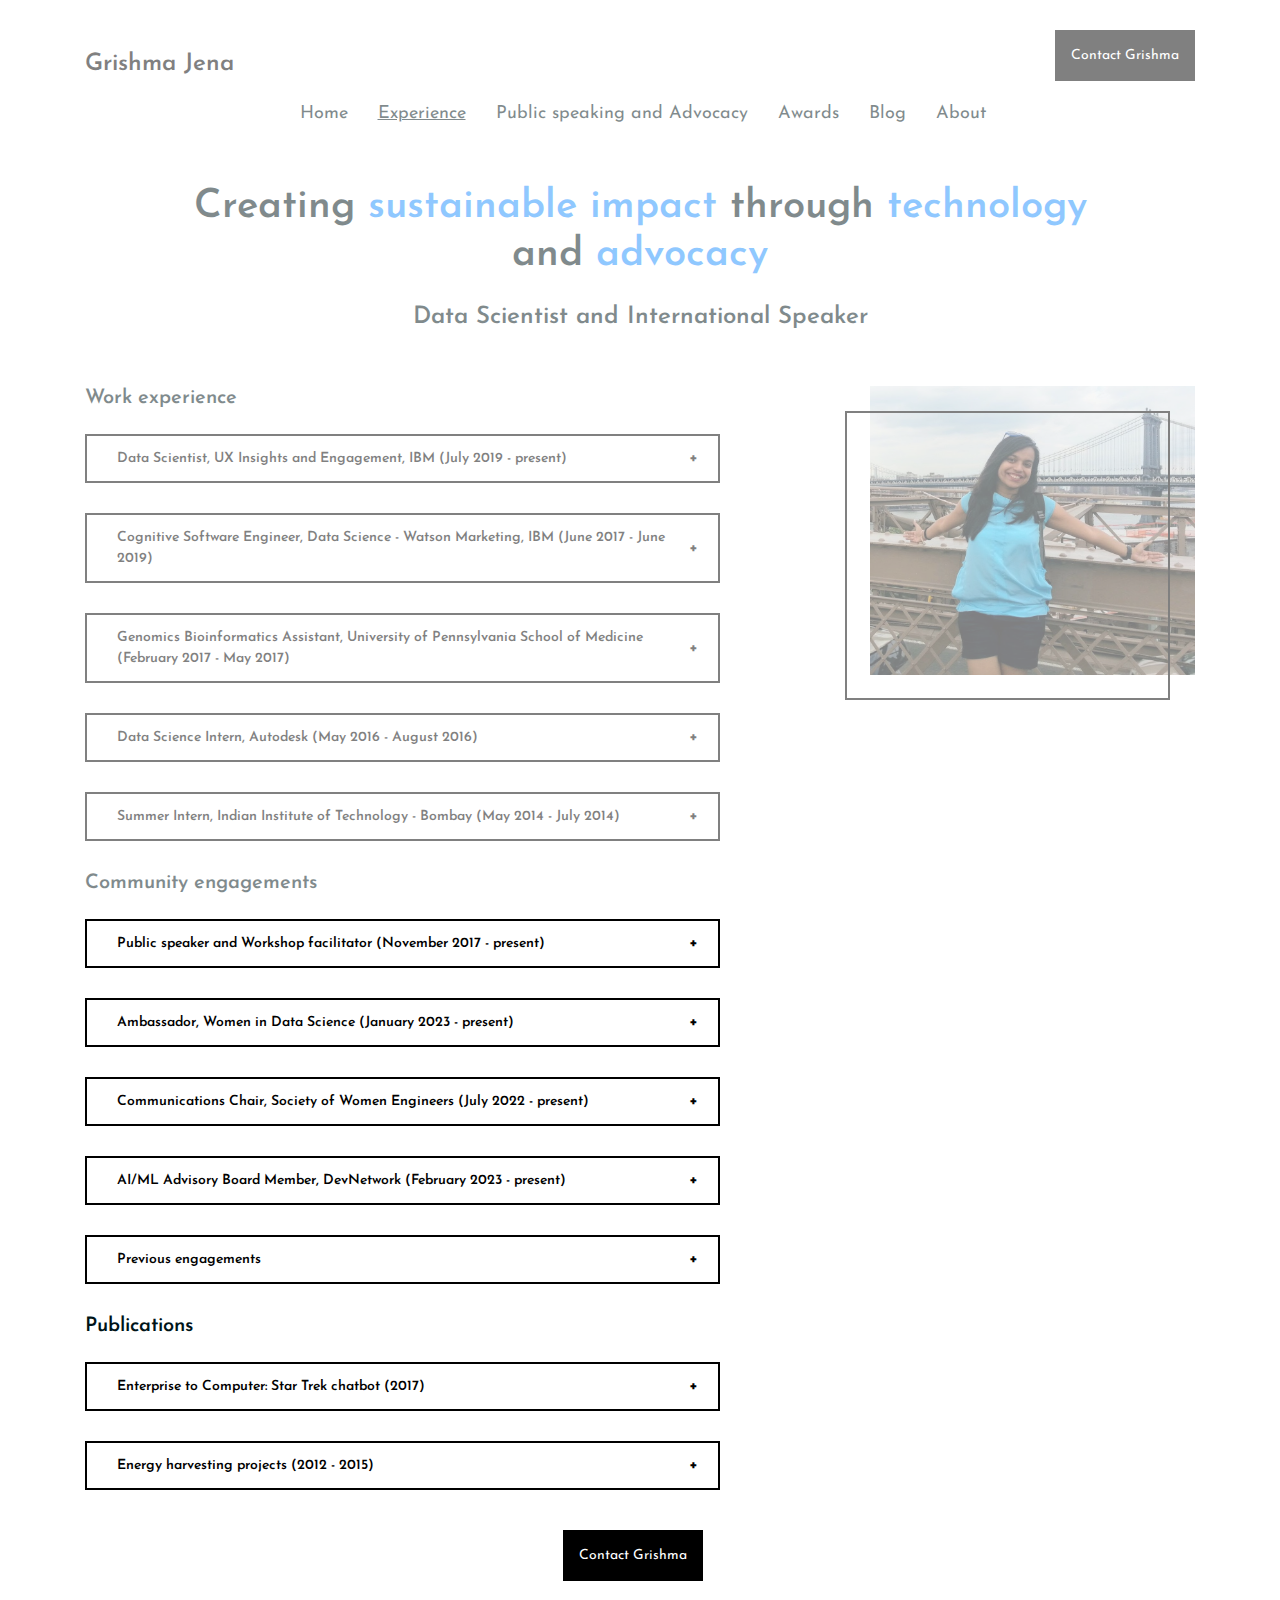
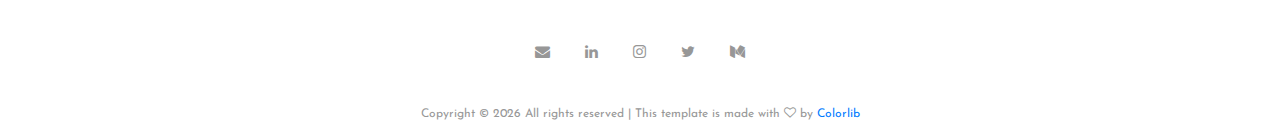
<file: work.html>
<!DOCTYPE html>
<html lang="en">

<head>
	<title>Grishma Jena</title>
	<meta charset="UTF-8">
	<meta name="description" content="Grishma Jena website">
	<meta name="keywords" content="portfolio, grishma, jena, speaker, machine learning, conferences,
				       natural language processing, NLP, data science, data scientist, advocacy, USA, San Francisco">
	<meta name="viewport" content="width=device-width, initial-scale=1.0">
	<!-- Favicon -->
	<link href="img/favicon.ico" rel="shortcut icon" />

	<!-- Google Fonts -->
	<link href="https://fonts.googleapis.com/css?family=Josefin+Sans:400,400i,600,600i,700" rel="stylesheet">

	<!-- Stylesheets -->
	<link rel="stylesheet" href="css/bootstrap.min.css" />
	<link rel="stylesheet" href="css/font-awesome.min.css" />
	<link rel="stylesheet" href="css/style.css" />

</head>

<!-- Google tag (gtag.js) -->
<script async src="https://www.googletagmanager.com/gtag/js?id=G-7QFYR55Q9G"></script>
<script>
	window.dataLayer = window.dataLayer || [];
	function gtag() { dataLayer.push(arguments); }
	gtag('js', new Date());

	gtag('config', 'G-7QFYR55Q9G');
</script>

<body>
	<!-- Page Preloder -->
	<div id="preloder">
		<div class="loader"></div>
	</div>

	<!-- header section start -->
	<header class="header-section">
		<div class="container">
			<div class="row">
				<div class="col-lg-4">
					<div class="logo">
						<h2 class="site-logo"><a href="index.html" style="color:black">Grishma Jena</a></h2>
					</div>
				</div>
				<div class="col-lg-8">
					<a href="contact.html" class="site-btn header-btn"> Contact Grishma </a>
				</div>
			</div>
			<nav class="main-menu">
				<div class="topnav-centered">
					<ul style="text-align: center">
						<li><a href="index.html">Home</a></li>
						<li><a href="work.html"> <u>Experience</u></a></li>
						<li><a href="speaking.html">Public speaking and Advocacy</a></li>
						<li><a href="awards.html">Awards</a></li>
						<li><a href="blog.html">Blog</a></li>
						<li><a href="about.html">About</a></li>
					</ul>
				</div>
			</nav>
		</div>
		<div class="nav-switch">
			<i class="fa fa-bars"></i>
		</div>
	</header>
	<!-- header section end -->

	<!-- intro section start -->
	<section class="intro-section">
		<div class="container text-center">
			<div class="row">
				<div class="col-xl-10 offset-xl-1">
					<h2 class="section-title"> Creating <span> sustainable impact </span> through <span>
							technology</span> and <span> advocacy </span></h2>
					<br>
					<h4> Data Scientist and International Speaker </h4>
					<br>
				</div>
			</div>
		</div>
	</section>
	<!-- intro section end -->


	<!-- page section start -->
	<section class="page-section">
		<div class="container">
			<div class="row">
				<div class="col-lg-7">
					<h5> Work experience </h5>
					<br>
					<div id="accordion" class="accordion-area">

						<div class="panel" onclick="">
							<div class="panel-header" id="headingZero">
								Data Scientist, UX Insights and Engagement, IBM (July 2019 - present)
								<button class="panel-link" data-toggle="collapse" data-target="#collapse0"
									aria-expanded="false" aria-controls="collapse0"></button>
							</div>
							<div id="collapse0" class="collapse" aria-labelledby="headingZero" data-parent="#accordion">
								<div class="panel-body">
									<p>
									<ul align="justify">
										<li> Supporting a team of 100+ user researchers as the only Data Scientist.
										<li> Founded and developed a company-wide insights library that helps 1000+
											product team members make data-driven decisions based on 1500+ units of
											research. </li>
										<li> Lead the metrics strategy to set up and standardize instrumentation to
											understand user needs and behavior across 4 internal tools. </li>
										<li> Spearhead the creation of an insights dashboard to track the impact of user
											research and help executives make strategic decisions.</li>
										<li> Identify where product users are struggling within SaaS product experiences
											and make recommendations to improve their user experience across the
											portfolio using Machine Learning and Big Data Analytics. </li>
										<li> Collaborated with the Analytics organization to analyze instrumentation
											data for trials of product-led growth products and recommend Aha moments.
										<li> Contribute to the exploration and implementation of generative AI for user
											research workflows. </li>
										<li> Partner closely with Product Management, Design, and Engineering to use
											data to influence product roadmaps. </li>
										<li> Piloted a voice of customer solution for 6 products by integrating 10+ data
											sources from third-party APIs to monitor themes and discover actionable
											feedback. </li>
										<li> Implemented a rules-based participant panel to track recruitment and
											research engagements with 5000+ participants. </li>
										<li> 🏆 Awarded the Outstanding Technical Achievement Award (Major) in 2021 for
											my technical accomplishments for innovation, invention, and/or reuse with a
											tangible benefit to IBM. </li>
										<li> 🏆 Awarded the Breakthrough Leader in 2021 as part of the first Design
											Luminary program as a recognition of my impact through craft, collaboration,
											and my proven track record of success. </li>
										<li> 🏆 Awarded the Trailblazer Award in 2020 as a recognition of my work within
											the Design organization. </li>
									</ul>
									</p>
								</div>
							</div>
						</div>

						<div class="panel" onclick="">
							<div class="panel-header" id="headingOne">
								Cognitive Software Engineer, Data Science - Watson Marketing, IBM (June 2017 - June
								2019)
								<button class="panel-link" data-toggle="collapse" data-target="#collapse1"
									aria-expanded="false" aria-controls="collapse1"></button>
							</div>
							<div id="collapse1" class="collapse" aria-labelledby="headingOne" data-parent="#accordion">
								<div class="panel-body">
									<p>
									<ul align="justify">
										<li> Implemented statistical models and provide analytical solutions to model
											marketing behaviors. </li>
									</ul>
									</p>
								</div>
							</div>
						</div>

						<div class="panel">
							<div class="panel-header" id="headingThree">
								Genomics Bioinformatics Assistant, University of Pennsylvania School of Medicine
								(February 2017 - May 2017)
								<button class="panel-link" data-toggle="collapse" data-target="#collapse3"
									aria-expanded="false" aria-controls="collapse3"></button>
							</div>
							<div id="collapse3" class="collapse" aria-labelledby="headingThree"
								data-parent="#accordion">
								<div class="panel-body">
									<p>
									<ul align="justify">
										<li> Performed data analysis and scripting for bioinformatics identification of
											genomic breakpoint sites using RPA-ChIP and BrITL. </li>
									</ul>
									</p>
								</div>
							</div>
						</div>

						<div class="panel">
							<div class="panel-header" id="headingThree">
								Data Science Intern, Autodesk (May 2016 - August 2016)
								<button class="panel-link" data-toggle="collapse" data-target="#collapse4"
									aria-expanded="false" aria-controls="collapse4"></button>
							</div>
							<div id="collapse4" class="collapse" aria-labelledby="headingThree"
								data-parent="#accordion">
								<div class="panel-body">
									<p>
									<ul align="justify">
										<li> Created a pipeline to extract customer interaction data and deliver
											insights into customer issues using Machine
											Learning and Natural Language Processing </li>
									</ul>
									</p>
								</div>
							</div>
						</div>

						<div class="panel">
							<div class="panel-header" id="headingThree">
								Summer Intern, Indian Institute of Technology - Bombay (May 2014 - July 2014)
								<button class="panel-link" data-toggle="collapse" data-target="#collapse5"
									aria-expanded="false" aria-controls="collapse5"></button>
							</div>
							<div id="collapse5" class="collapse" aria-labelledby="headingThree"
								data-parent="#accordion">
								<div class="panel-body">
									<p>
									<ul align="justify">
										<li> Interned with the Fundamental Research Group to develop a distribution
											platform for course synchronization for the MOOC platform edX. </li>
									</ul>
									</p>
								</div>
							</div>
						</div>

						<h5> Community engagements </h5>
						<br>
						<div class="panel" onclick="">
							<div class="panel-header" id="headingOne">
								Public speaker and Workshop facilitator (November 2017 - present)
								<button class="panel-link" data-toggle="collapse" data-target="#collapse6"
									aria-expanded="false" aria-controls="collapse6"></button>
							</div>
							<div id="collapse6" class="collapse" aria-labelledby="headingOne" data-parent="#accordion">
								<div class="panel-body">
									<p>
									<ul align="justify">
										<li> Given 50+ <a href="speaking.html">talks and workshops</a> at more than 25
											conferences across 9 countries for audience sizes of 25 to 400 people.</li>
									</ul>
									</p>
								</div>
							</div>
						</div>

						<div class="panel" onclick="">
							<div class="panel-header" id="headingOne">
								Ambassador, Women in Data Science (January 2023 - present)
								<button class="panel-link" data-toggle="collapse" data-target="#collapse7"
									aria-expanded="false" aria-controls="collapse7"></button>
							</div>
							<div id="collapse7" class="collapse" aria-labelledby="headingOne" data-parent="#accordion">
								<div class="panel-body">
									<p>
									<ul align="justify">
										<li> Represent the non-profit <a href="https://www.widsworldwide.org/about/">
												Women in Data Science </a>by planning events to support women currently
											​in data science and to ​inspire other women to join the field. </li>
									</ul>
									</p>
								</div>
							</div>
						</div>

						<div class="panel" onclick="">
							<div class="panel-header" id="headingOne">
								Communications Chair, Society of Women Engineers (July 2022 - present)
								<button class="panel-link" data-toggle="collapse" data-target="#collapse8"
									aria-expanded="false" aria-controls="collapse8"></button>
							</div>
							<div id="collapse8" class="collapse" aria-labelledby="headingOne" data-parent="#accordion">
								<div class="panel-body">
									<p>
									<ul align="justify">
										<li> Create and curate bi-weekly newsletters to ensure outreach of events to
											500+ community members.</li>
										<li> Plan and organize events advocating for and supporting the Bay Area
											community as part of the national non-profit <a
												href="https://swe.org/about-swe/"> Society of Women Engineers </a>.
										</li>
									</ul>
									</p>
								</div>
							</div>
						</div>

						<div class="panel" onclick="">
							<div class="panel-header" id="headingOne">
								AI/ML Advisory Board Member, DevNetwork (February 2023 - present)
								<button class="panel-link" data-toggle="collapse" data-target="#collapse9"
									aria-expanded="false" aria-controls="collapse9"></button>
							</div>
							<div id="collapse9" class="collapse" aria-labelledby="headingOne" data-parent="#accordion">
								<div class="panel-body">
									<p>
									<ul align="justify">
										<li> Support content curation for conferences and judge the annual industry
											awards and hackathons for <a
												href="https://www.devnetwork.com/about/advisory-boards/ai-ml-advisory-board/">
												DevNetwork </a>.</li>
									</ul>
									</p>
								</div>
							</div>
						</div>

						<div class="panel" onclick="">
							<div class="panel-header" id="headingOne">
								Previous engagements
								<button class="panel-link" data-toggle="collapse" data-target="#collapse10"
									aria-expanded="false" aria-controls="collapse10"></button>
							</div>
							<div id="collapse10" class="collapse" aria-labelledby="headingOne" data-parent="#accordion">
								<div class="panel-body">
									<p>
									<ul align="justify">
										<li> Co-council Leader, IBM Open Innovation Community, Silicon Valley </li>
										<li> Exam developer for IBM Professional Certificates on Data Science and
											Machine Learning </li>
										<li> Technical Advisor, Mentor, and Business Sponsor, IBM Jumpstart for new
											graduates </li>
										<li> Google Student Ambassador and Founder of Google Club at university </li>
									</ul>
									</p>
								</div>
							</div>
						</div>

						<h5> Publications </h5>
						<br>
						<div class="panel" onclick="">
							<div class="panel-header" id="headingOne">
								Enterprise to Computer: Star Trek chatbot (2017)
								<button class="panel-link" data-toggle="collapse" data-target="#collapse11"
									aria-expanded="false" aria-controls="collapse6"></button>
							</div>
							<div id="collapse11" class="collapse" aria-labelledby="headingOne" data-parent="#accordion">
								<div class="panel-body">
									<p>
									<ul align="justify">
										<li> <a
												href="https://scholar.google.com/citations?view_op=view_citation&hl=en&user=B8k57vsAAAAJ&citation_for_view=B8k57vsAAAAJ:u-x6o8ySG0sC">
												Star Trek - style chatbot </a>developed using SEQ2SEQ models. </li>
									</ul>
									</p>
								</div>
							</div>
						</div>

						<div class="panel" onclick="">
							<div class="panel-header" id="headingOne">
								Energy harvesting projects (2012 - 2015)
								<button class="panel-link" data-toggle="collapse" data-target="#collapse12"
									aria-expanded="false" aria-controls="collapse12"></button>
							</div>
							<div id="collapse12" class="collapse" aria-labelledby="headingOne" data-parent="#accordion">
								<div class="panel-body">
									<p>
									<ul align="justify">
										<li> Presented Computation of Neighborly Renewable Energy Harvesting at the 2014
											Grace Hopper poster session. </li>
										<li> Energy harvesting papers accepted at the American Physical Society March
											meeting 2013, the Raman Memorial Conference 2013 and the 3rd International
											Conference on Recycling and Reuse of Materials. </li>
									</ul>
									</p>
								</div>
							</div>
						</div>


					</div>
				</div>

				<div class="col-lg-4 offset-lg-1">
					<figure class="pic-frame">
						<img src="img/gj.jpg" alt="">
					</figure>
				</div>
			</div>
		</div>
	</section>
	<!-- page section end -->

	<!-- footer section start -->
	<footer class="footer-section text-center">
		<div class="container">
			<a href="contact.html" class="site-btn"> Contact Grishma </a>
			<div class="social-links">
				<a href="mailto:grishma.jena@gmail.com"><span class="fa fa-envelope"></span></a>
				<a href="https://www.linkedin.com/in/grishmajena/"><span class="fa fa-linkedin"></span></a>
				<a href="https://www.instagram.com/data_designtist/"><span class="fa fa-instagram"></span></a>
				<a href="https://twitter.com/DebateLover"><span class="fa fa-twitter"></span></a>
				<a href="https://medium.com/@grishma.jena"><span class="fa fa-medium"></span></a>
			</div>
			<div class="copyright">
				<!-- Link back to Colorlib can't be removed. Template is licensed under CC BY 3.0. -->
				Copyright &copy;
				<script>document.write(new Date().getFullYear());</script> All rights reserved | This template is made
				with <i class="fa fa-heart-o" aria-hidden="true"></i> by <a href="https://colorlib.com"
					target="_blank">Colorlib</a>
				<!-- Link back to Colorlib can't be removed. Template is licensed under CC BY 3.0. -->
			</div>
		</div>
	</footer>
	<!-- footer section end -->


	<!--====== Javascripts & Jquery ======-->
	<script src="js/jquery-2.1.4.min.js"></script>
	<script src="js/bootstrap.min.js"></script>
	<script src="js/mixitup.min.js"></script>
	<script src="js/magnific-popup.min.js"></script>
	<script src="js/main.js"></script>
</body>

</html>
</file>
<file: css/style.css>
/* =================================
------------------------------------
  Riddle - Portfolio
  Version: 1.0
 ------------------------------------ 
 ====================================*/

/*----------------------------------------*/
/* Template default CSS
/*----------------------------------------*/

html,
body {
  height: 100%;
  font-family: 'Josefin Sans', sans-serif;
}

h1,
h2,
h3,
h4,
h5,
h6 {
  color: #001418;
  margin: 0;
  font-weight: 600;
  font-family: 'Josefin Sans', sans-serif;
}

p {
  font-size: 20px;
  color: #979797;
  line-height: 1.8;
}

img {
  max-width: 100%;
}

input:focus,
select:focus,
button:focus,
textarea:focus {
  outline: none;
}

a:hover,
a:focus {
  text-decoration: none;
  outline: none;
}

ul,
ol {
  padding: 0;
  margin: 0;
}

/*------------------------
  Helper css
--------------------------*/
.body-pad {
  padding: 0 40px;
}

.spad {
  padding: 100px 0;
}

.pt100 {
  padding-top: 100px;
}

.set-bg {
  background-repeat: no-repeat;
  background-size: cover;
}

.section-title {
  font-size: 40px;
}

.section-title span {
  color: #1E90FF;
}

/*------------------------
  Common Elements
--------------------------*/
.element {
  margin-bottom: 100px;
}

.element:last-child {
  margin-bottom: 0;
}

/*=== Preloder ===*/
#preloder {
  position: fixed;
  width: 100%;
  height: 100%;
  top: 0;
  left: 0;
  z-index: 999999;
  background: #fff;
}

.loader {
  width: 30px;
  height: 30px;
  border: 3px solid #000;
  position: absolute;
  top: 50%;
  left: 50%;
  margin-top: -13px;
  margin-left: -13px;
  border-radius: 60px;
  border-left-color: transparent;
  animation: loader 0.8s linear infinite;
  -webkit-animation: loader 0.8s linear infinite;
}

@keyframes loader {
  0% {
    -webkit-transform: rotate(0deg);
            transform: rotate(0deg);
  }
  50% {
    -webkit-transform: rotate(180deg);
            transform: rotate(180deg);
  }
  100% {
    -webkit-transform: rotate(360deg);
            transform: rotate(360deg);
  }
}

@-webkit-keyframes loader {
  0% {
    -webkit-transform: rotate(0deg);
  }
  50% {
    -webkit-transform: rotate(180deg);
  }
  100% {
    -webkit-transform: rotate(360deg);
  }
}

/*=== Buttons ===*/
.site-btn {
  display: inline-block;
  font-size: 14px;
  min-width: 140px;
  text-align: center;
  padding: 15px 10px;
  position: relative;
  color: #fff;
  border: none;
  background-color: #000;
  margin-right: 15px;
  z-index: 1;
}

.site-btn.btn-fade {
  background-color: #979797;
}

.site-btn.btn-line {
  background: none;
  border: 2px solid #000;
  color: #000;
  padding: 13px 10px;
}

.site-btn.btn-line:hover {
  color: #000;
}

.site-btn.btn-line-fade {
  background: none;
  border: 2px solid #979797;
  color: #979797;
  padding: 13px 10px;
}

.site-btn.btn-line-fade:hover {
  color: #979797;
}

.site-btn:hover {
  color: #fff;
}

/*===  Accordion  ===*/
.accordion-area .panel {
  margin-bottom: 30px;
}

.accordion-area .panel-header {
  background: #fff;
  color: #000;
  display: block;
  padding: 12px 50px;
  padding-left: 30px;
  font-size: 14px;
  font-weight: 600;
  position: relative;
  border: 2px solid #000;
  -webkit-transition: all 0.4s ease-out 0s;
  -o-transition: all 0.4s ease-out 0s;
  transition: all 0.4s ease-out 0s;
}

.accordion-area .panel-header.active {
  background: transparent;
  color: #000;
}

.accordion-area .panel-header.active .panel-link:after {
  content: "-";
  color: #000;
}

.accordion-area .panel-header.active .panel-link.collapsed:after {
  content: "+";
}

.accordion-area .panel-link {
  position: absolute;
  right: 0;
  top: 0;
  height: 100%;
  width: 50px;
  border: none;
  cursor: pointer;
  background: transparent;
}

.accordion-area .panel-body p {
  font-size: 14px;
  margin-bottom: 0;
  padding-top: 25px;
}

.accordion-area .panel-body {
  padding: 0 5px;
}

.accordion-area .panel-link:after {
  content: "+";
  position: absolute;
  left: 50%;
  font-size: 16px;
  font-weight: 700;
  top: 50%;
  color: #000;
  line-height: 16px;
  margin-top: -8px;
  margin-left: -4px;
}

/*===  Tab  ===*/
.tab-element .nav-tabs {
  border-bottom: none;
  margin-bottom: 35px;
}

.tab-element .nav-tabs .nav-link {
  border: 2px solid #000;
  background: #000;
  border-radius: 0;
  margin-right: 10px;
  font-size: 14px;
  font-weight: 500;
  color: #222;
  padding: 15px 40px;
  min-width: 118px;
  font-size: 16px;
  color: #fff;
  margin-bottom: 10px;
}

.tab-element .nav-tabs .nav-item:last-child .nav-link {
  margin-right: 0;
}

.tab-element .nav-tabs .nav-link.active {
  background: transparent;
  color: #000;
}

.tab-element .tab-pane h4 {
  font-size: 18px;
  margin: 25px 0 20px;
}

.tab-element .tab-pane p {
  font-size: 14px;
}

.circle-progress {
  text-align: center;
  position: relative;
}

.circle-progress canvas {
  -webkit-transform: rotate(90deg);
  -ms-transform: rotate(90deg);
  transform: rotate(90deg);
}

.circle-progress .progress-info {
  position: absolute;
  width: 100%;
  top: 30%;
}

.circle-progress .progress-info h2 {
  font-size: 36px;
}

.circle-progress .progress-info p {
  color: #979797;
  font-size: 16px;
  line-height: normal;
}

/*===  Icon Box  ===*/
.icon-box {
  display: -webkit-box;
  display: -ms-flexbox;
  display: flex;
}

.icon-box .icon h2 {
  font-size: 60px;
}

.icon-box .icon-box-content {
  padding-left: 25px;
  padding-top: 10px;
}

.icon-box .icon-box-content h3 {
  font-size: 24px;
  margin-bottom: 25px;
}

/*------------------------
    Header Section
--------------------------*/
.header-section {
  padding-top: 30px;
  padding-bottom: 20px;
  position: relative;
}

.site-logo {
  font-size: 24px;
  padding-top: 20px;
}

.main-menu ul {
  list-style: none;
}

.main-menu ul li {
  display: inline;
}

.main-menu ul li a {
  display: inline-block;
  font-size: 18px;
  color: #001418;
  margin-left: 15px;
  margin-right: 10px;
  padding: 20px 0 5px;
}

.header-btn {
  float: right;
  margin-right: 0;
}

.nav-switch {
  display: none;
}

/*------------------------
    Intro Section
--------------------------*/
.intro-section {
  padding: 30px 0;
}

/*------------------------
    Portfolio Section
--------------------------*/
.portfolio-section {
  overflow: hidden;
}

.portfolio-filter {
  list-style: none;
  padding-bottom: 100px;
}

.portfolio-filter li {
  font-size: 16px;
  display: inline-block;
  margin-right: 30px;
  padding-bottom: 10px;
  color: #979797;
  cursor: pointer;
}

.portfolio-filter li.mixitup-control-active {
  color: #001418;
}

.portfolios-area .gallery-block {
  padding: 0;
}

.gallery-block {
  position: relative;
}

.portfolio-item {
  display: block;
  width: 100%;
  height: 600px;
  background-position: center center;
  position: relative;
  margin-bottom: 30px;
}

.portfolio-item .pi-inner {
  position: absolute;
  width: 100%;
  height: 100%;
  left: 0;
  top: 0;
  background: transparent;
  -webkit-transition: all 0.4s ease 0s;
  -o-transition: all 0.4s ease 0s;
  transition: all 0.4s ease 0s;
}

.portfolio-item .pi-inner h2 {
  opacity: 0;
  font-size: 30px;
  font-weight: 400;
  position: absolute;
  left: 50px;
  bottom: 50px;
  color: #fff;
  letter-spacing: 10px;
  -webkit-transition: all 0.3s ease 0s;
  -o-transition: all 0.3s ease 0s;
  transition: all 0.3s ease 0s;
}

.portfolio-item:hover .pi-inner {
  background: rgba(0, 20, 24, 0.8);
}

.portfolio-item:hover .pi-inner h2 {
  opacity: 1;
  letter-spacing: 0;
}

.portfolio-meta {
  padding-bottom: 45px;
}

.portfolio-meta h2 {
  font-size: 24px;
}

.portfolio-meta p {
  font-size: 14px;
  color: #a6a6a6;
  margin-bottom: 0;
}

.portfolio-intro {
  display: block;
}

.img-popup-warp .mfp-content {
  opacity: 0;
  -webkit-transform: scale(0.8);
  -ms-transform: scale(0.8);
  transform: scale(0.8);
  -webkit-transition: all 0.4s;
  -o-transition: all 0.4s;
  transition: all 0.4s;
}

.img-popup-warp.mfp-ready .mfp-content {
  opacity: 1;
  -webkit-transform: scale(1);
  -ms-transform: scale(1);
  transform: scale(1);
}

/*------------------------
    Footer Section
--------------------------*/
.footer-section {
  padding: 10px 0;
}

.footer-section .copyright {
  font-size: 12px;
  color: #979797;
}

.social-links {
  margin-top: 60px;
  margin-bottom: 40px;
}

.social-links a {
  color: #979797;
  font-size: 15px;
  margin-right: 30px;
}

.social-links a:last-child {
  margin-right: 0;
}

.contact-social-links {
  margin-top: 10px;
  margin-bottom: 10px;
}

.contact-social-links a {
  color: #000;
  font-size: 50px;
  margin-right: 30px;
}

.contact-social-links a:last-child {
  margin-right: 0;
}

/*------------------------
    About Page
--------------------------*/
.pic-frame {
  position: relative;
  padding-left: 25px;
  padding-bottom: 25px;
  display: inline-block;
}

.pic-frame:after {
  position: absolute;
  content: "";
  width: calc(100% - 25px);
  height: calc(100% - 25px);
  bottom: 0;
  left: 0;
  border: 2px solid #000;
  z-index: 1;
}

.milestone {
  margin-top: 15px;
}

.milestone h2 {
  font-size: 60px;
}

.milestone h2 span {
  font-size: 18px;
  color: #979797;
}

/*------------------------
    Blog Page
--------------------------*/
.blog-item {
  margin-bottom: 70px;
}

.blog-item .read-more {
  color: #000;
  position: relative;
  display: inline-block;
  padding-bottom: 5px;
  line-height: 18px;
  font-size: 18px;
}

.blog-item .read-more:after {
  position: absolute;
  content: '';
  width: 100%;
  height: 2px;
  bottom: 0;
  left: 0;
  background: #000;
}

.thumb {
  margin-bottom: 30px;
}

.blog-content h2 {
  font-size: 24px;
  margin-bottom: 15px;
}

.blog-content .blog-meta {
  font-size: 13px;
  color: #979797;
  margin-bottom: 30px;
}

.blog-content p {
  margin-bottom: 30px;
}

/*------------------------
    Contact Page
--------------------------*/
.contect-tect {
  text-align: center;
  margin-bottom: 70px;
}

.contect-tect h2 {
  font-size: 24px;
  margin-bottom: 30px;
}

.contect-tect p {
  font-size: 17px;
}

.contact-form {
  display: block;
  width: 100%;
}

.contact-form input {
  padding-left: 25px;
  height: 60px;
  width: 100%;
  border: none;
  border-bottom: 2px solid #000;
  margin-bottom: 30px;
  font-size: 12px;
}

.contact-form textarea {
  padding-left: 25px;
  height: 200px;
  width: 100%;
  border: none;
  border-bottom: 2px solid #000;
  margin-bottom: 30px;
  font-size: 12px;
}

.contact-form ::-webkit-input-placeholder {
  font-style: italic;
}

.contact-form :-ms-input-placeholder {
  font-style: italic;
}

.contact-form ::-ms-input-placeholder {
  font-style: italic;
}

.contact-form ::placeholder {
  font-style: italic;
}

/* ===========================
  Responsive
==============================*/
@media only screen and (max-width: 1448px) {
  .home-2.container {
    width: auto;
  }
}

/* Medium screen : 992px. */
@media only screen and (min-width: 992px) and (max-width: 1199px) {
  .portfolio-item {
    height: 450px;
  }
}

/* Tablet :768px. */
@media only screen and (min-width: 768px) and (max-width: 991px) {
  .body-pad {
    padding: 0 30px;
  }
  .portfolio-item {
    height: 350px;
  }
}

/* Large Mobile :480px. */
@media only screen and (max-width: 767px) {
  .body-pad {
    padding: 0 15px;
  }
  .main-menu {
    position: absolute;
    background: #efefef;
    width: 100%;
    z-index: 999;
    left: 0;
    top: 30px;
    padding-top: 15px;
    display: none;
  }
  .main-menu ul li a {
    padding: 10px 15px;
    border-bottom: 1px solid #ddd;
    display: block;
  }
  .main-menu ul li {
    display: block;
  }
  .main-menu ul li:last-child a {
    border-bottom: none;
  }
  .home-2 {
    text-align: left;
  }
  .home-2 .main-menu {
    top: 99px;
  }
  .nav-switch {
    position: absolute;
    right: 25px;
    font-size: 30px;
    color: #333;
    top: 35px;
    display: block;
  }
  .header-btn {
    display: none;
  }
  .section-title {
    font-size: 35px;
  }
  .portfolio-filter {
    text-align: center;
  }
}

/* small Mobile :320px. */
@media only screen and (max-width: 479px) {
  .section-title {
    font-size: 3=20px;
  }
}
</file>
